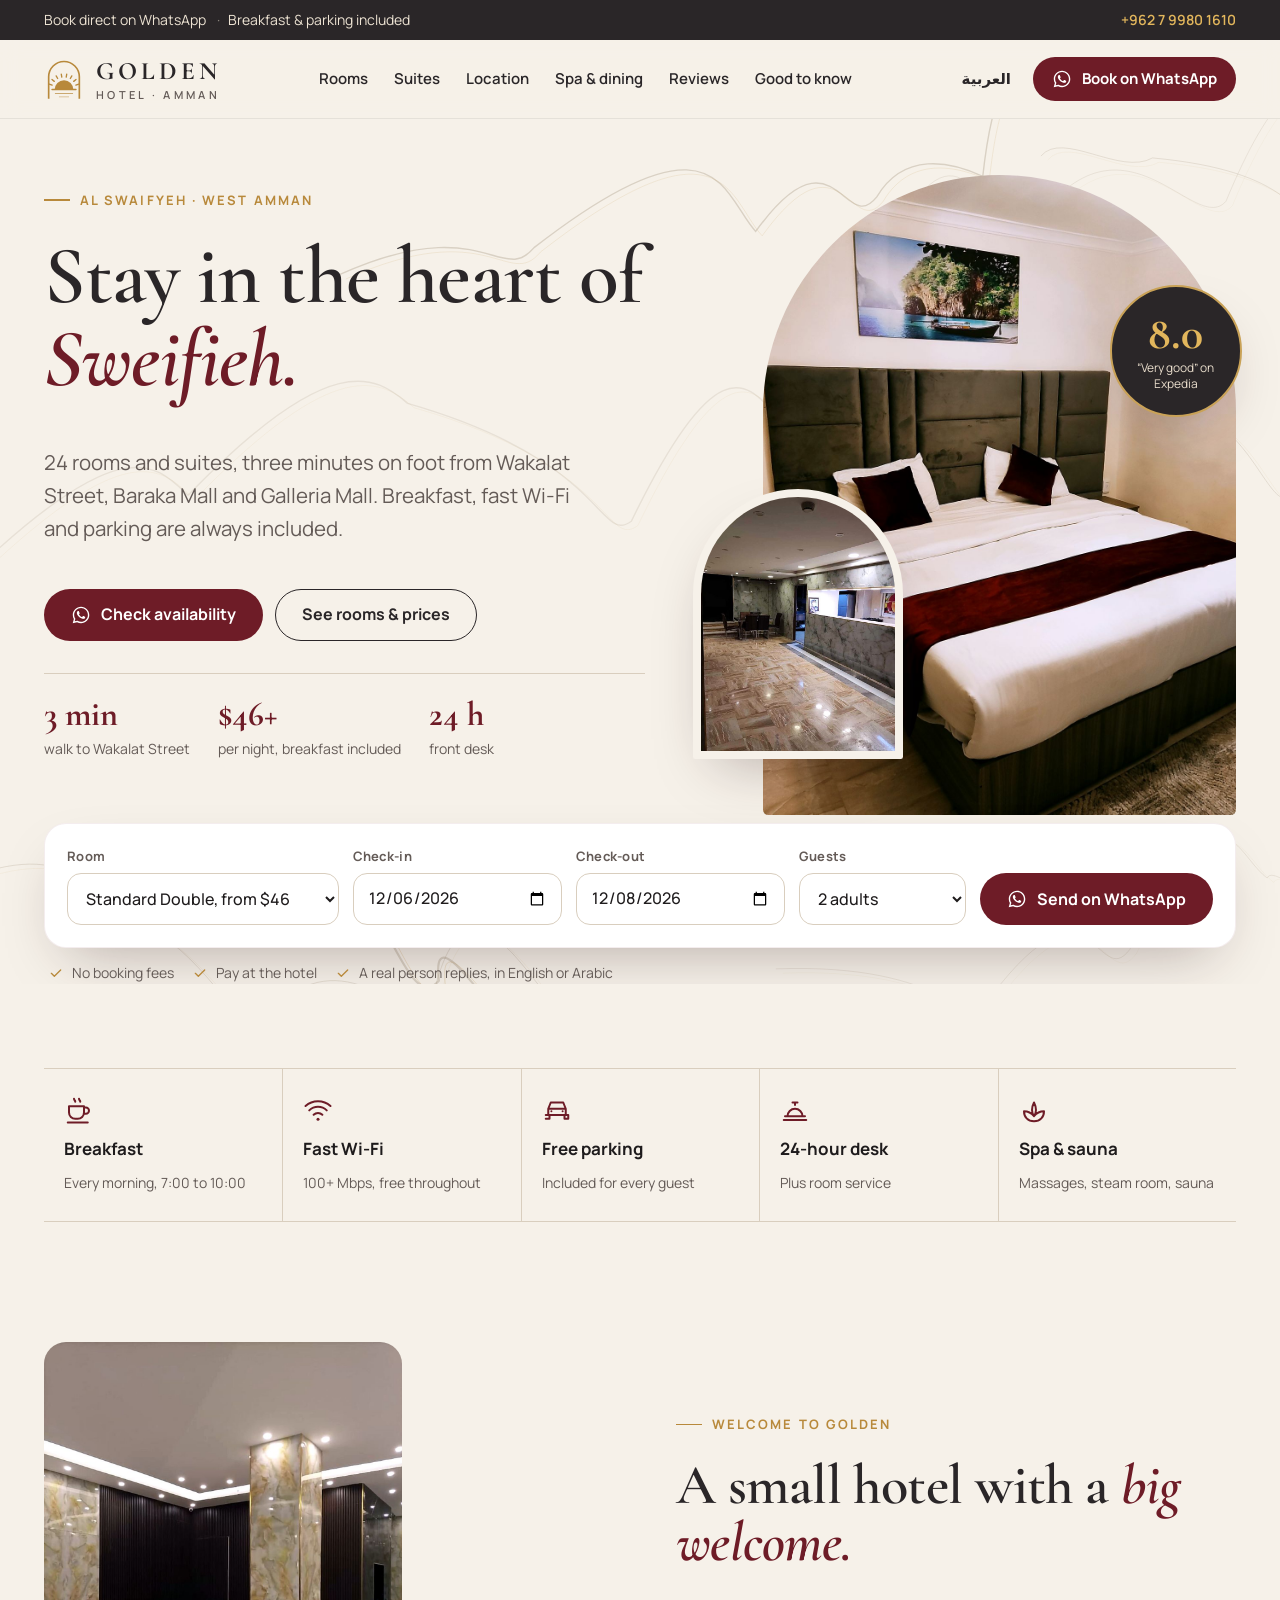
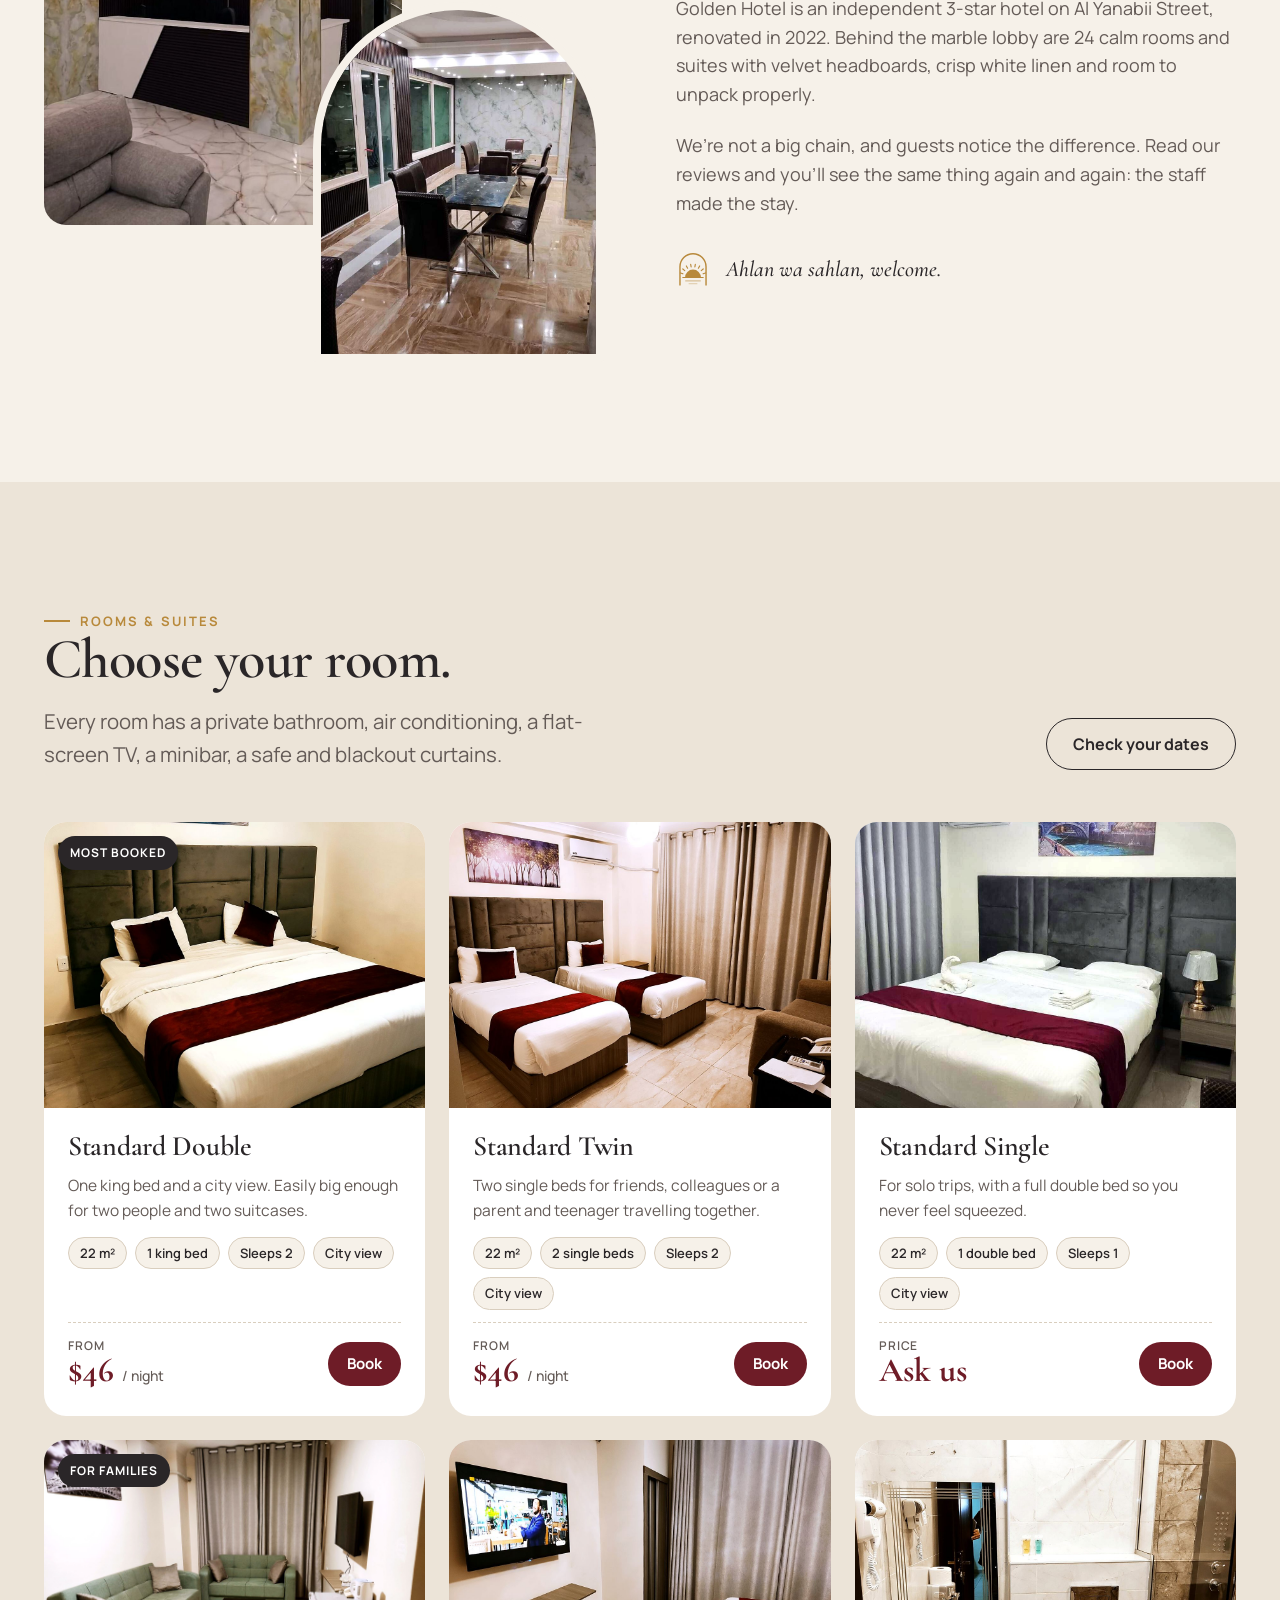
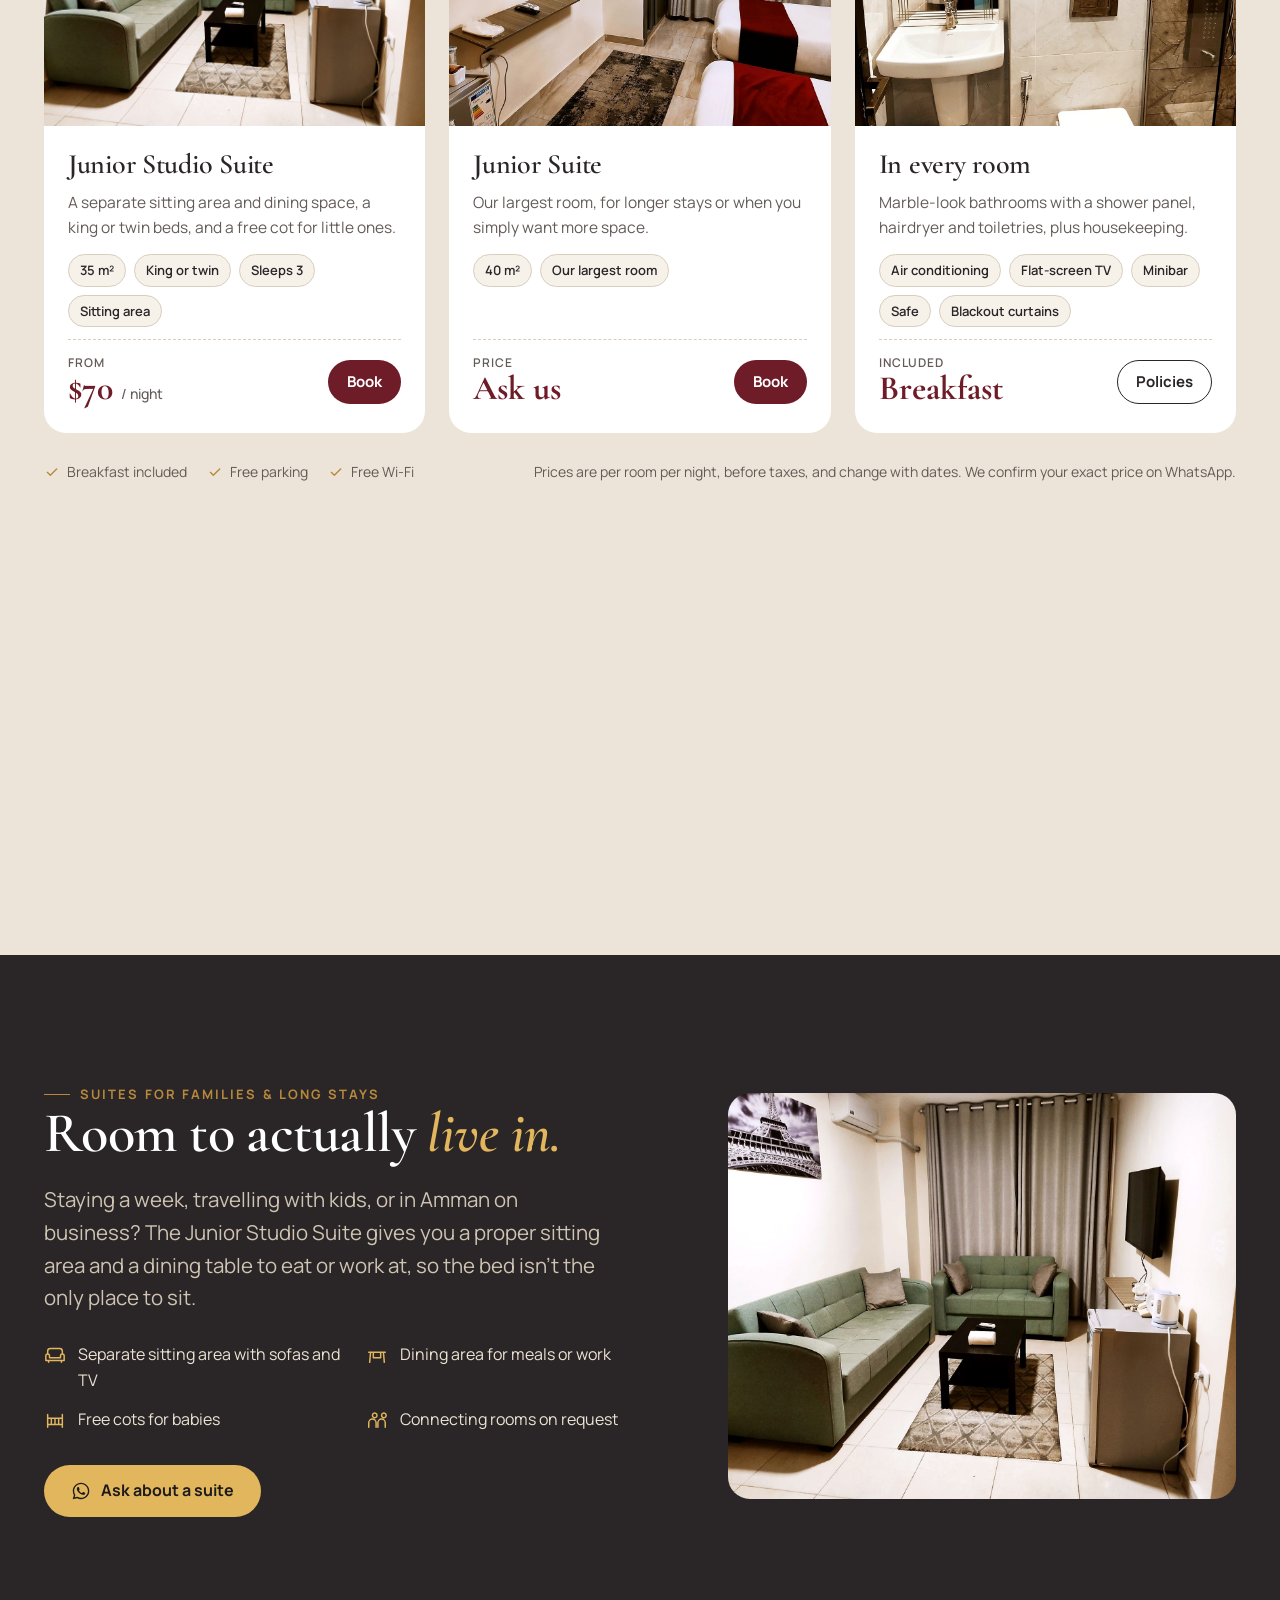
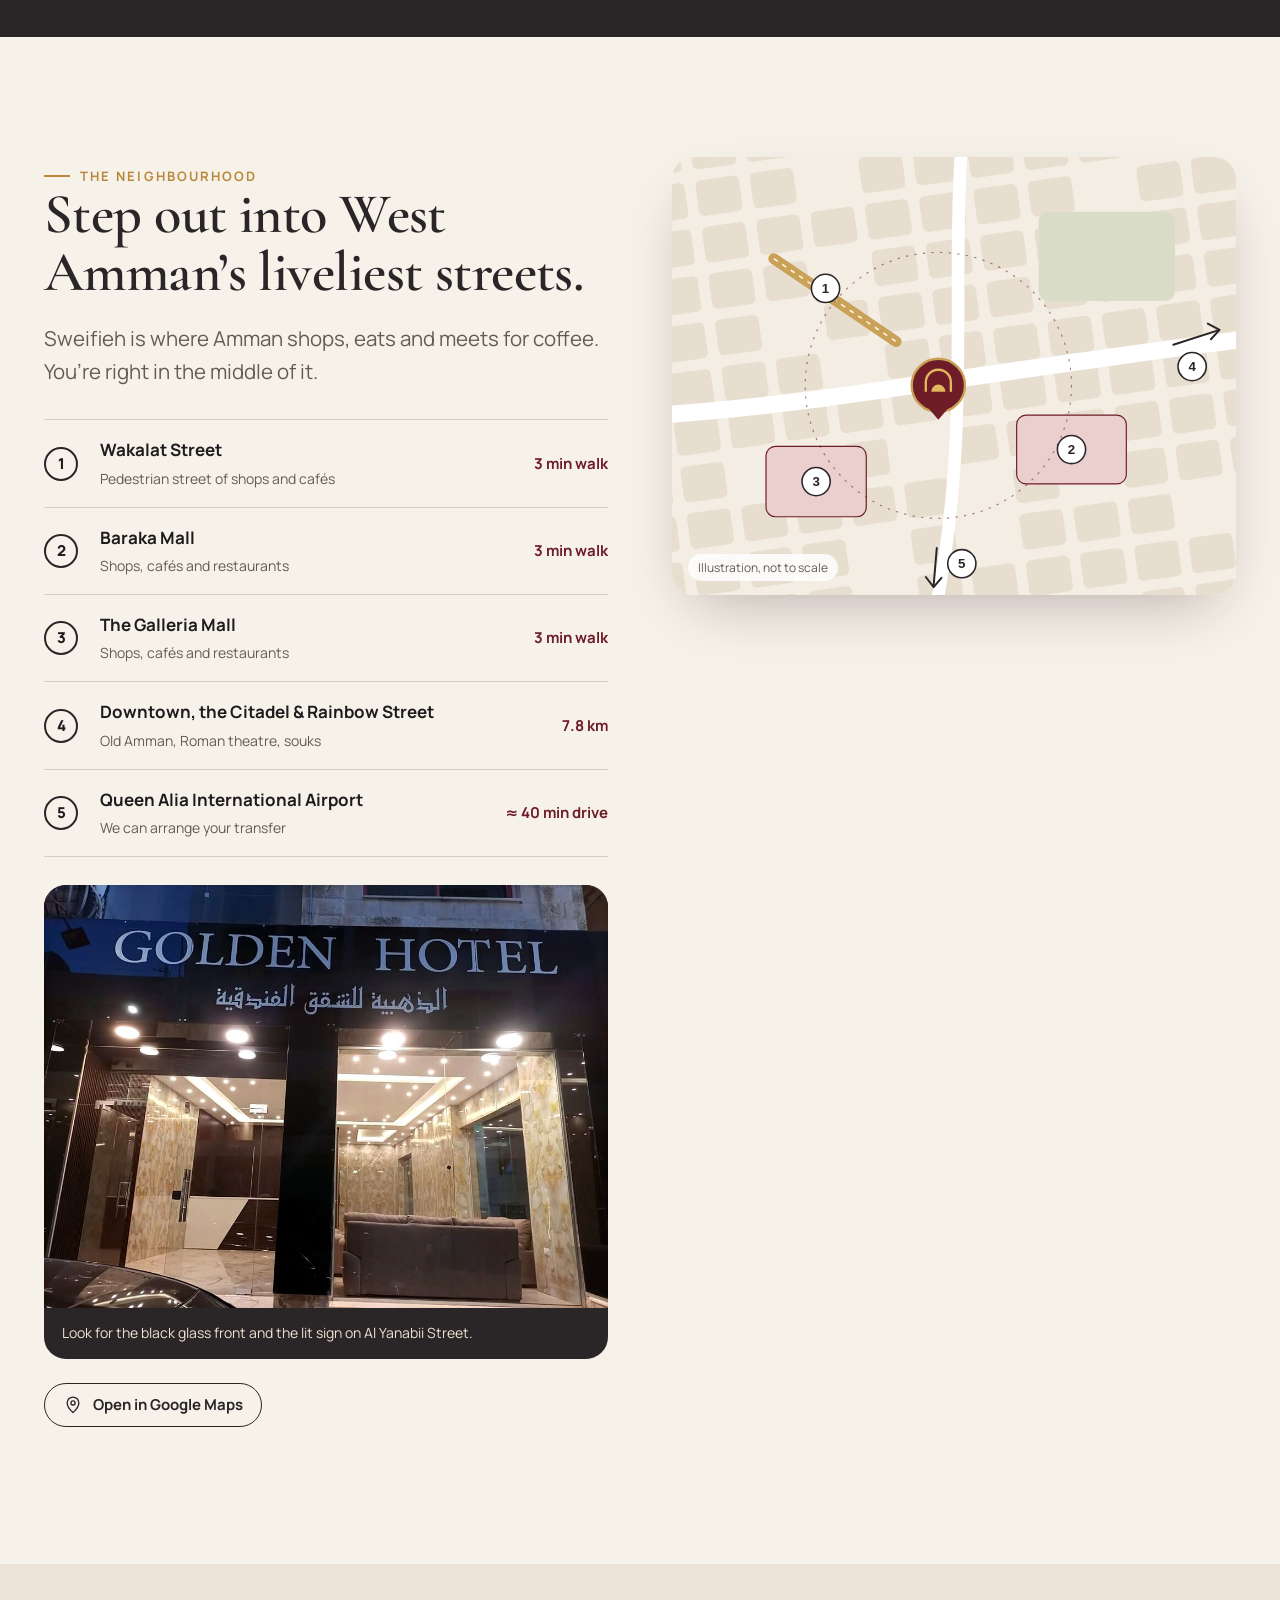
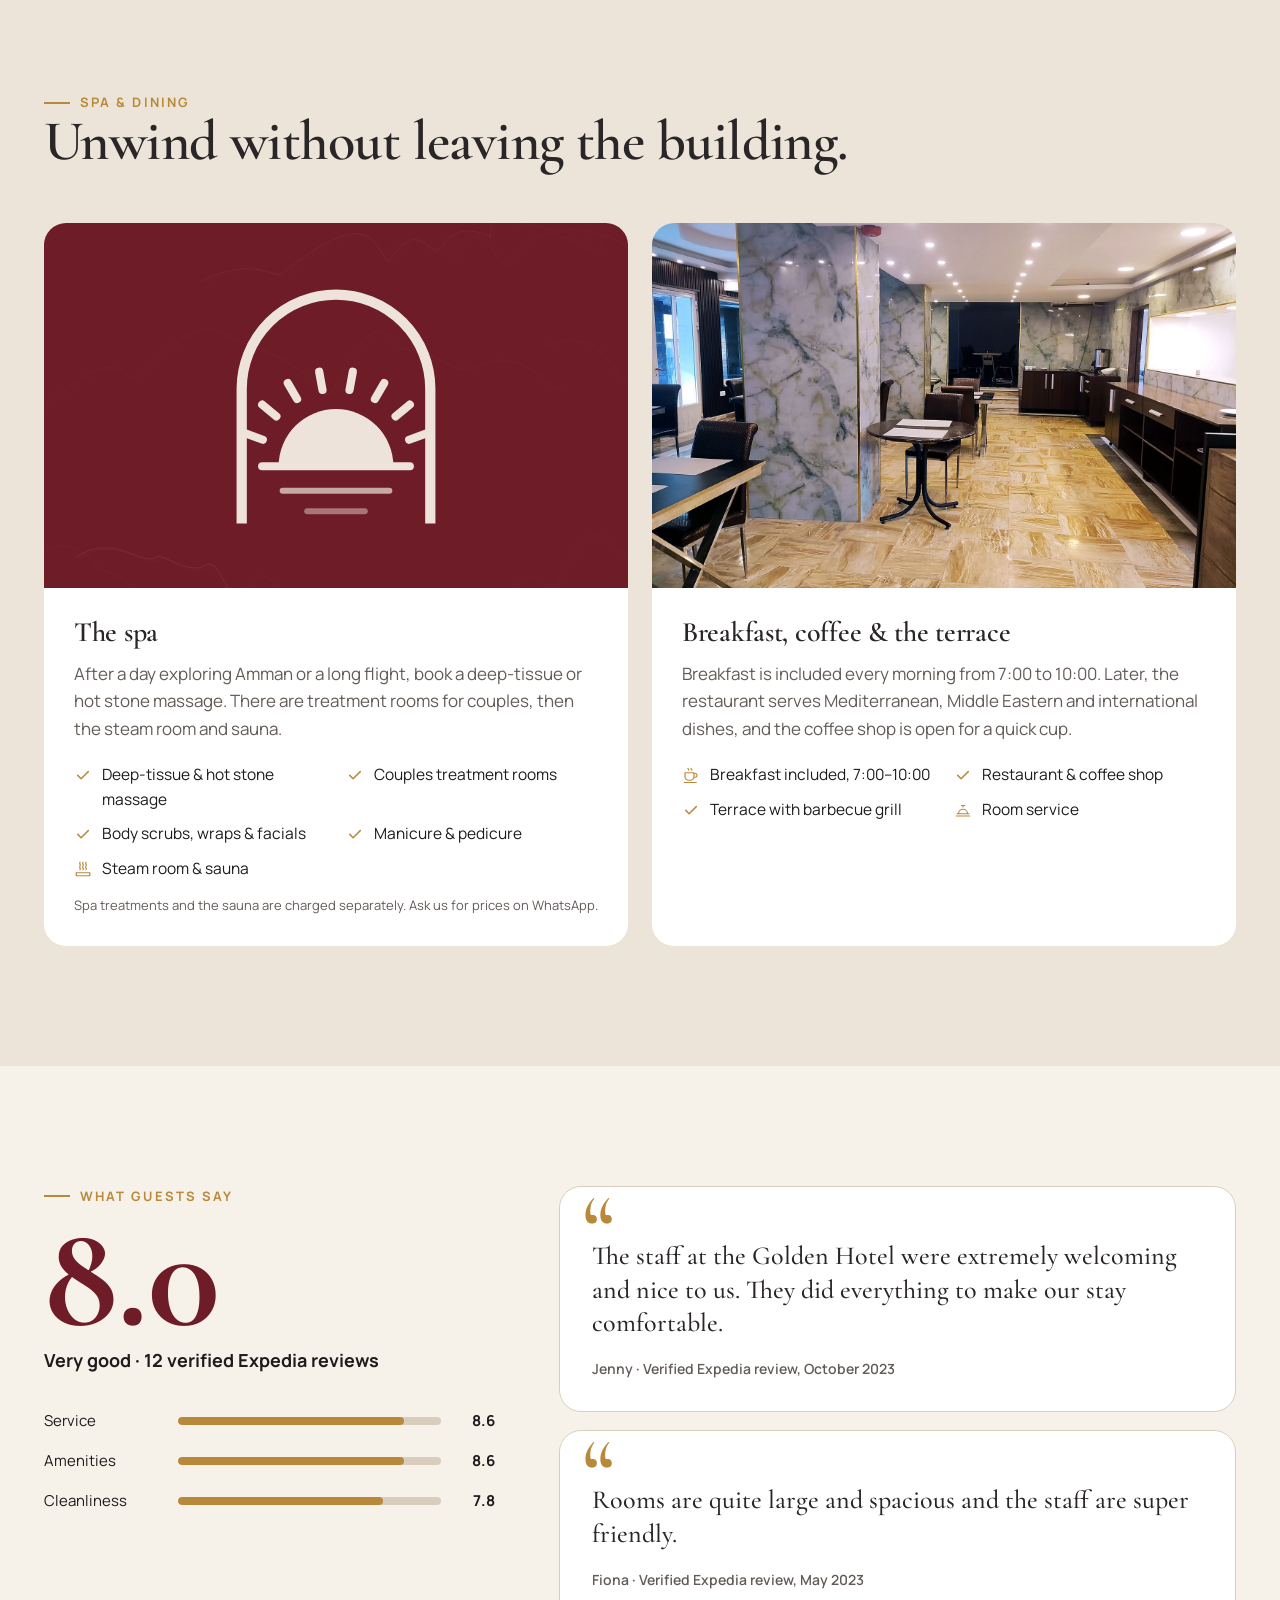
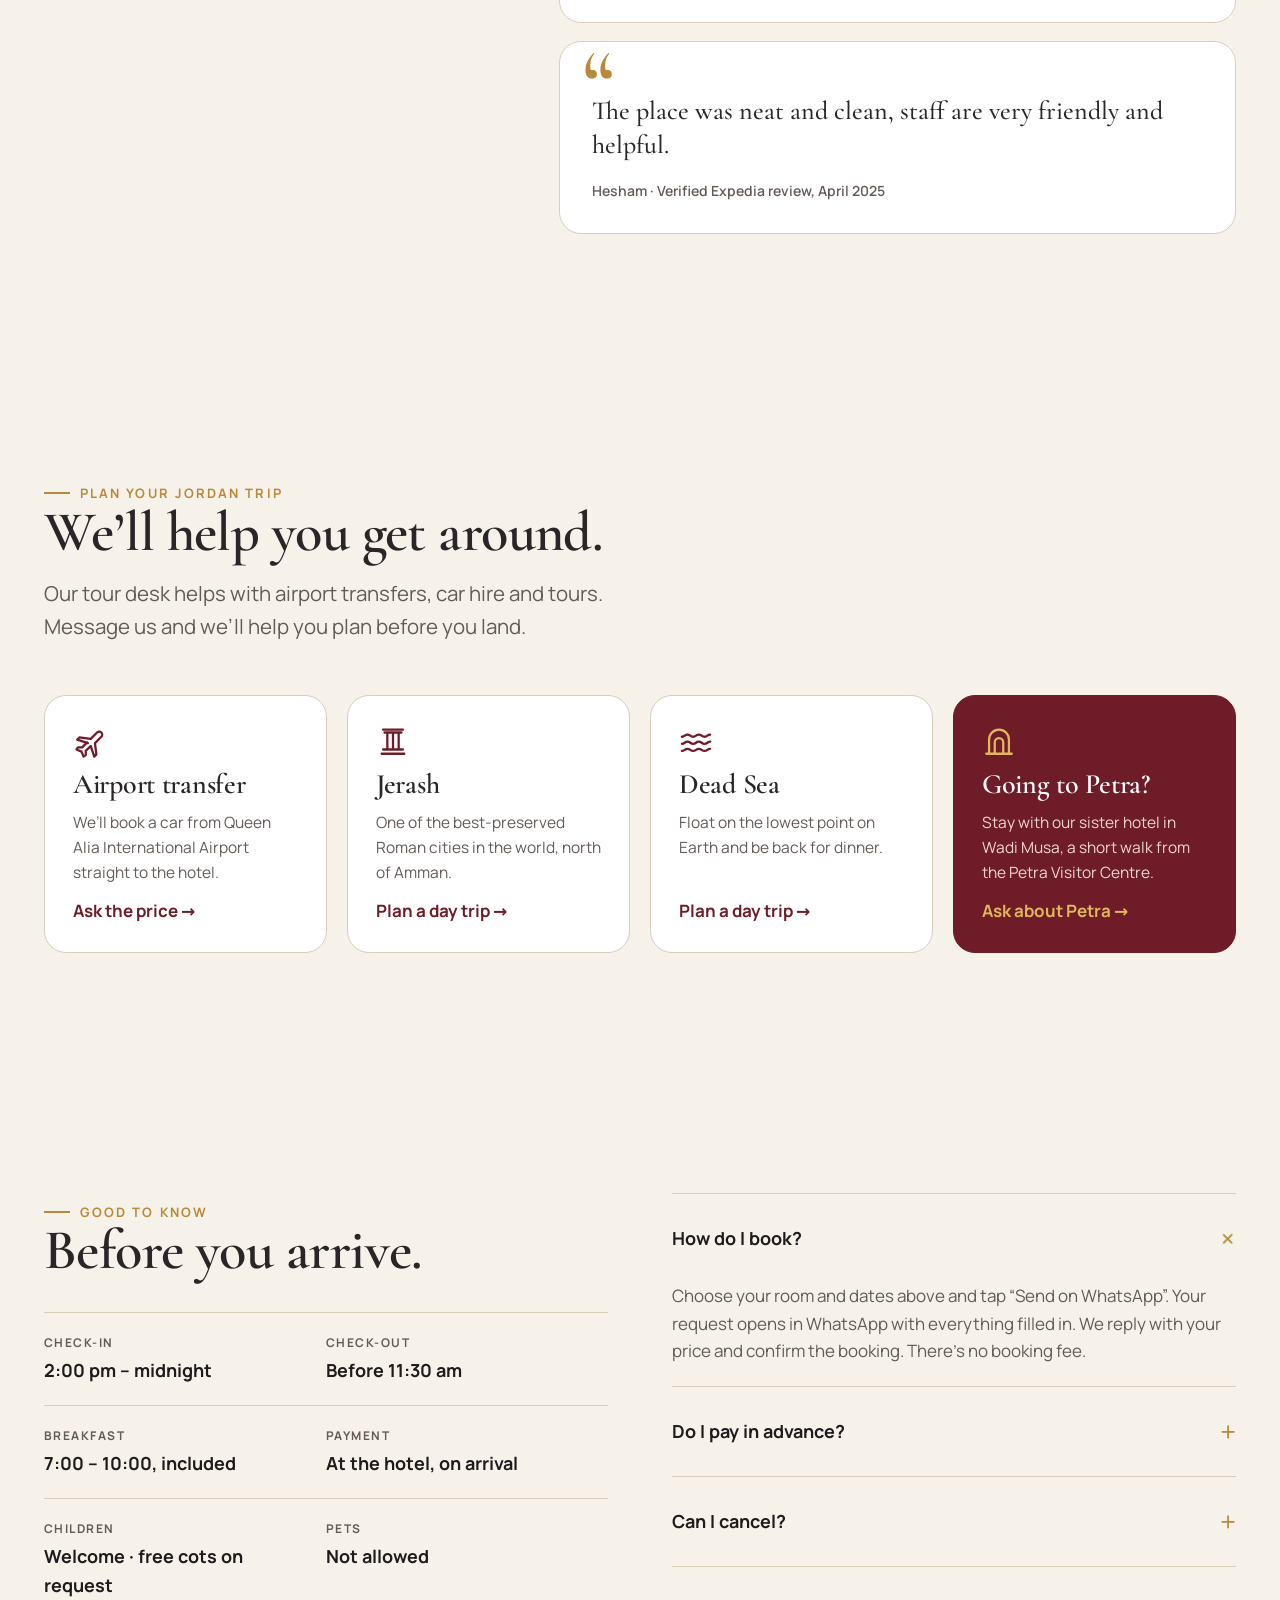
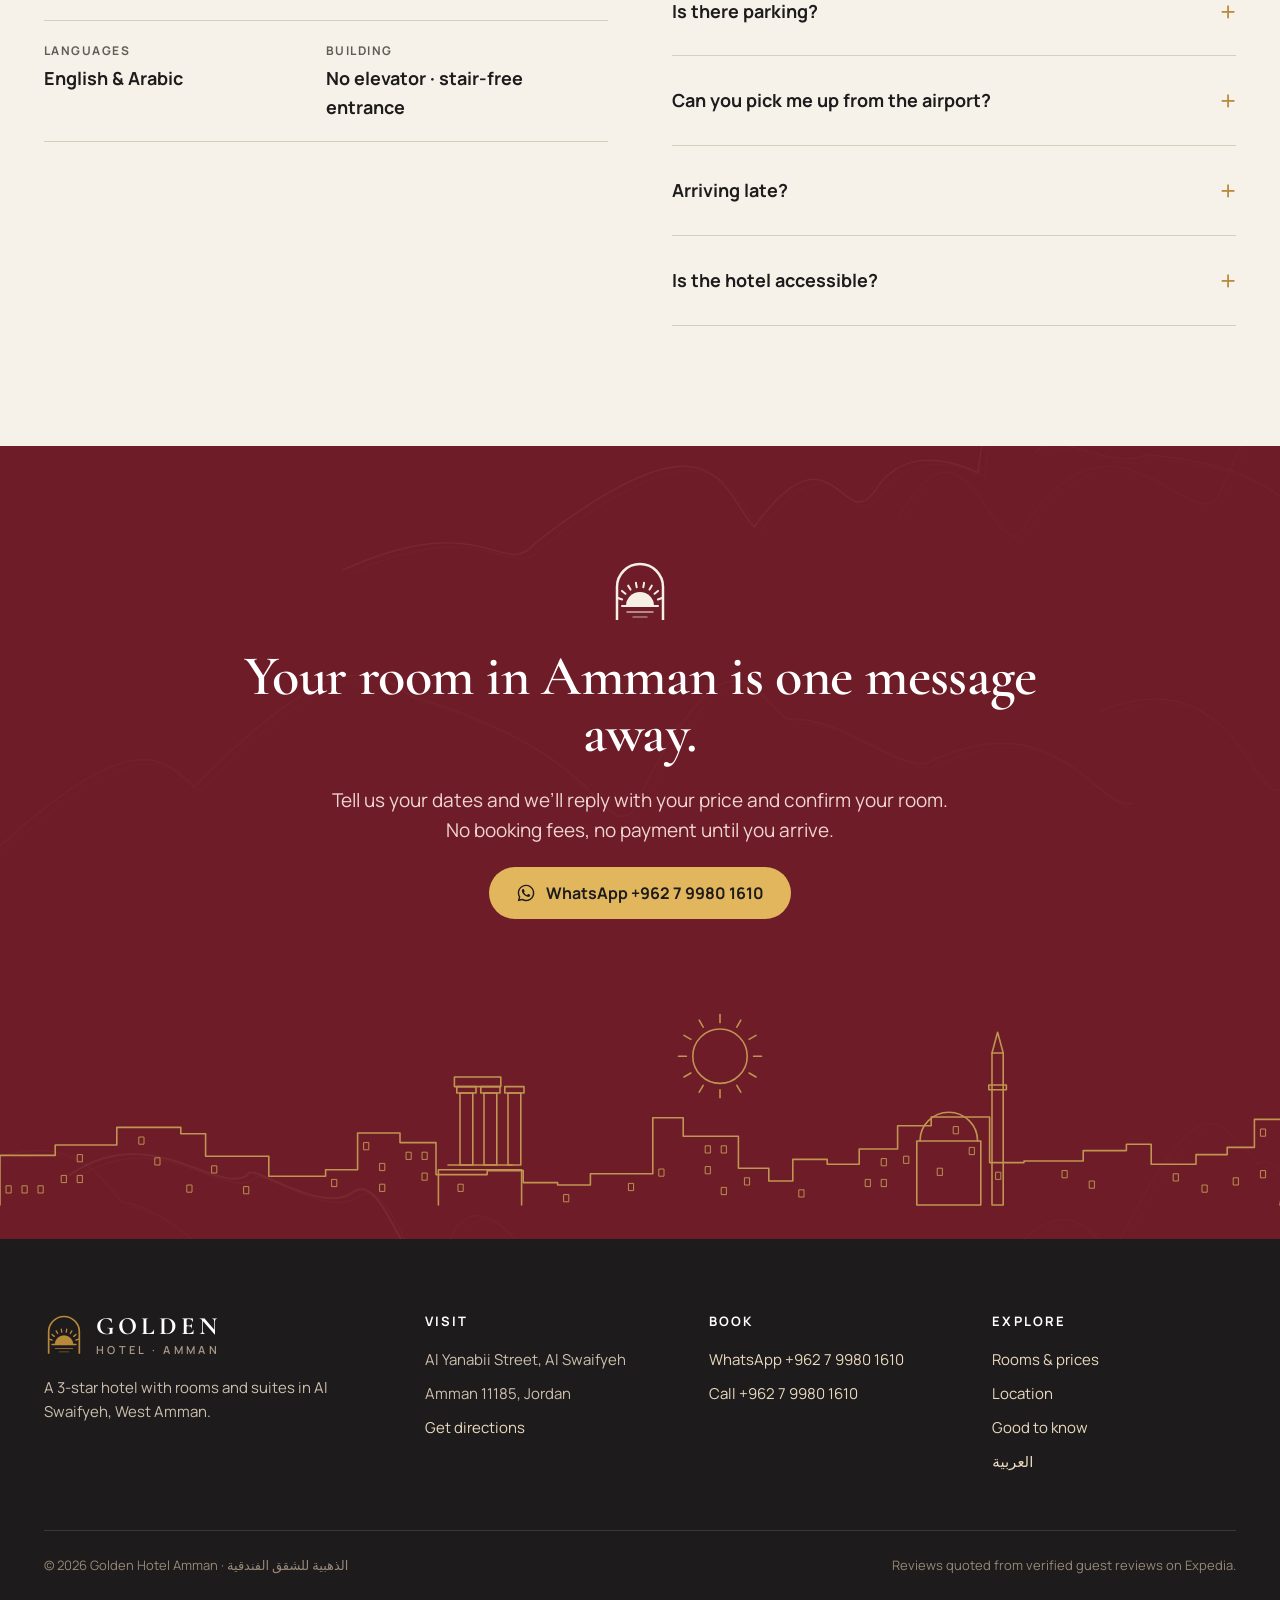
<file: index.html>
<!doctype html>
<html lang="en" dir="ltr">
<head>
<meta charset="utf-8">
<meta name="viewport" content="width=device-width, initial-scale=1">
<title>Golden Hotel Amman | Rooms &amp; Suites in Sweifieh, West Amman</title>
<meta name="description" content="Golden Hotel is a 3-star hotel in Al Swaifyeh, West Amman, a 3-minute walk from Wakalat Street, Baraka Mall and Galleria Mall. Breakfast, Wi-Fi and parking included. Book direct on WhatsApp.">
<link rel="canonical" href="https://www.goldenhotelamman.com/">
<link rel="alternate" hreflang="en" href="https://www.goldenhotelamman.com/">
<link rel="alternate" hreflang="ar" href="https://www.goldenhotelamman.com/ar/">
<meta name="theme-color" content="#6E1C27">
<link rel="icon" href="assets/img/favicon.svg" type="image/svg+xml">
<link rel="apple-touch-icon" href="assets/img/apple-touch-icon.png">
<meta property="og:type" content="website">
<meta property="og:title" content="Golden Hotel Amman">
<meta property="og:description" content="Rooms and suites in Sweifieh, West Amman. Breakfast, Wi-Fi and parking included. Book direct on WhatsApp.">
<meta property="og:image" content="https://www.goldenhotelamman.com/assets/img/og-image.jpg">
<meta property="og:url" content="https://www.goldenhotelamman.com/">
<meta name="twitter:card" content="summary_large_image">
<link rel="stylesheet" href="assets/css/fonts.css">
<link rel="stylesheet" href="assets/css/style.css">
<script type="application/ld+json">
{
  "@context": "https://schema.org",
  "@type": "Hotel",
  "name": "Golden Hotel",
  "alternateName": "الذهبية للشقق الفندقية",
  "description": "3-star hotel with rooms and suites in Al Swaifyeh, West Amman, a 3-minute walk from Wakalat Street, Baraka Mall and Galleria Mall.",
  "url": "https://www.goldenhotelamman.com/",
  "telephone": "+962799801610",
  "image": "https://www.goldenhotelamman.com/assets/img/og-image.jpg",
  "starRating": {"@type": "Rating", "ratingValue": "3"},
  "priceRange": "$46–$70",
  "checkinTime": "14:00",
  "checkoutTime": "11:30",
  "petsAllowed": false,
  "numberOfRooms": 24,
  "availableLanguage": ["English", "Arabic"],
  "address": {
    "@type": "PostalAddress",
    "streetAddress": "Al Yanabii Street, Al Swaifyeh",
    "addressLocality": "Amman",
    "postalCode": "11185",
    "addressCountry": "JO"
  },
  "amenityFeature": [
    {"@type": "LocationFeatureSpecification", "name": "Free breakfast", "value": true},
    {"@type": "LocationFeatureSpecification", "name": "Free Wi-Fi", "value": true},
    {"@type": "LocationFeatureSpecification", "name": "Free parking", "value": true},
    {"@type": "LocationFeatureSpecification", "name": "Spa", "value": true},
    {"@type": "LocationFeatureSpecification", "name": "Sauna", "value": true},
    {"@type": "LocationFeatureSpecification", "name": "Restaurant", "value": true},
    {"@type": "LocationFeatureSpecification", "name": "24-hour front desk", "value": true}
  ]
}
</script>
</head>
<body>
<a class="skip" href="#main">Skip to content</a>

<svg width="0" height="0" style="position:absolute" aria-hidden="true">
  <symbol id="i-wa" viewBox="0 0 24 24"><path fill="currentColor" d="M12.04 2C6.58 2 2.13 6.45 2.13 11.91c0 1.75.46 3.45 1.32 4.95L2.05 22l5.25-1.38a9.86 9.86 0 0 0 4.74 1.21c5.46 0 9.91-4.45 9.91-9.91C21.95 6.45 17.5 2 12.04 2zm0 18.15a8.2 8.2 0 0 1-4.19-1.15l-.3-.18-3.12.82.83-3.04-.2-.31a8.23 8.23 0 0 1-1.26-4.38c0-4.54 3.7-8.24 8.24-8.24 4.54 0 8.24 3.7 8.24 8.24 0 4.54-3.7 8.24-8.24 8.24zm4.52-6.16c-.25-.12-1.47-.72-1.69-.81-.23-.08-.39-.12-.56.12-.17.25-.64.81-.78.97-.14.17-.29.19-.54.06-.25-.12-1.05-.39-1.99-1.23-.74-.66-1.23-1.47-1.38-1.72-.14-.25-.02-.38.11-.51.11-.11.25-.29.37-.43.12-.14.17-.25.25-.41.08-.17.04-.31-.02-.43-.06-.12-.56-1.34-.76-1.84-.2-.48-.41-.42-.56-.43h-.48c-.17 0-.43.06-.66.31-.23.25-.86.85-.86 2.07 0 1.22.89 2.4 1.01 2.56.12.17 1.75 2.67 4.23 3.74.59.26 1.05.41 1.41.52.59.19 1.13.16 1.56.1.48-.07 1.47-.6 1.67-1.18.21-.58.21-1.07.14-1.18-.06-.1-.22-.16-.47-.28z"/></symbol>
  <symbol id="i-cup" viewBox="0 0 24 24"><path fill="none" stroke="currentColor" stroke-width="1.6" stroke-linecap="round" stroke-linejoin="round" d="M4 9h12v5a5 5 0 0 1-5 5H9a5 5 0 0 1-5-5V9zm12 1h1.5a2.5 2.5 0 0 1 0 5H16M8 3c0 1.2 1 1.2 1 2.4M12 3c0 1.2 1 1.2 1 2.4M3 22h16"/></symbol>
  <symbol id="i-wifi" viewBox="0 0 24 24"><path fill="none" stroke="currentColor" stroke-width="1.6" stroke-linecap="round" d="M2 8.8a15 15 0 0 1 20 0M5 12.3a10 10 0 0 1 14 0M8.5 15.8a5 5 0 0 1 7 0"/><circle cx="12" cy="19.3" r="1.2" fill="currentColor"/></symbol>
  <symbol id="i-car" viewBox="0 0 24 24"><path fill="none" stroke="currentColor" stroke-width="1.6" stroke-linecap="round" stroke-linejoin="round" d="M5 16V11l2-5h10l2 5v5M3 16h18v3h-3v-3M6 16v3H3M7.5 13h.01M16.5 13h.01M5 11h14"/></symbol>
  <symbol id="i-bell" viewBox="0 0 24 24"><path fill="none" stroke="currentColor" stroke-width="1.6" stroke-linecap="round" stroke-linejoin="round" d="M4 17h16M6 17a6 6 0 0 1 12 0M12 8V6M10 6h4M3 20h18"/></symbol>
  <symbol id="i-spa" viewBox="0 0 24 24"><path fill="none" stroke="currentColor" stroke-width="1.6" stroke-linecap="round" stroke-linejoin="round" d="M12 21c-5 0-8-3.5-8-8 3.5 0 6 1.5 8 4 2-2.5 4.5-4 8-4 0 4.5-3 8-8 8zM12 17c-2-3-2-7 0-11 2 4 2 8 0 11z"/></symbol>
  <symbol id="i-check" viewBox="0 0 24 24"><path fill="none" stroke="currentColor" stroke-width="2" stroke-linecap="round" stroke-linejoin="round" d="M5 12.5l4.5 4.5L19 7.5"/></symbol>
  <symbol id="i-plane" viewBox="0 0 24 24"><path fill="none" stroke="currentColor" stroke-width="1.6" stroke-linecap="round" stroke-linejoin="round" d="M10.5 13.5L3 11l1.5-1.5 8 1L17 6a2 2 0 0 1 3 3l-4.5 4.5 1 8L15 23l-2.5-7.5L9 19v3l-1.5 1L6 19.5 2.5 18l1-1.5h3l3.5-3.5"/></symbol>
  <symbol id="i-column" viewBox="0 0 24 24"><path fill="none" stroke="currentColor" stroke-width="1.6" stroke-linecap="round" stroke-linejoin="round" d="M4 21h16M5 18h14M6 6h12M5 4h14M8 6v12M12 6v12M16 6v12"/></symbol>
  <symbol id="i-wave" viewBox="0 0 24 24"><path fill="none" stroke="currentColor" stroke-width="1.6" stroke-linecap="round" d="M2 9c2 0 2-1.5 4-1.5S8 9 10 9s2-1.5 4-1.5S16 9 18 9s2-1.5 4-1.5M2 14c2 0 2-1.5 4-1.5S8 14 10 14s2-1.5 4-1.5S16 14 18 14s2-1.5 4-1.5M2 19c2 0 2-1.5 4-1.5S8 19 10 19s2-1.5 4-1.5S16 19 18 19s2-1.5 4-1.5"/></symbol>
  <symbol id="i-arch" viewBox="0 0 24 24"><path fill="none" stroke="currentColor" stroke-width="1.6" stroke-linecap="round" stroke-linejoin="round" d="M3 21h18M5 21V11a7 7 0 0 1 14 0v10M9 21v-8a3 3 0 0 1 6 0v8"/></symbol>
  <symbol id="i-pin" viewBox="0 0 24 24"><path fill="none" stroke="currentColor" stroke-width="1.6" stroke-linecap="round" stroke-linejoin="round" d="M12 21s-7-6.2-7-11.5a7 7 0 0 1 14 0C19 14.8 12 21 12 21z"/><circle cx="12" cy="9.5" r="2.5" fill="none" stroke="currentColor" stroke-width="1.6"/></symbol>
  <symbol id="i-menu" viewBox="0 0 24 24"><path fill="none" stroke="currentColor" stroke-width="1.8" stroke-linecap="round" d="M4 8h16M4 16h16"/></symbol>
  <symbol id="i-family" viewBox="0 0 24 24"><path fill="none" stroke="currentColor" stroke-width="1.6" stroke-linecap="round" stroke-linejoin="round" d="M7 7a2.5 2.5 0 1 0 0-.01M17 7a2.5 2.5 0 1 0 0-.01M3 20v-5a4 4 0 0 1 8 0v5M13 20v-5a4 4 0 0 1 8 0v5"/></symbol>
  <symbol id="i-sofa" viewBox="0 0 24 24"><path fill="none" stroke="currentColor" stroke-width="1.6" stroke-linecap="round" stroke-linejoin="round" d="M4 11V8a3 3 0 0 1 3-3h10a3 3 0 0 1 3 3v3M2 13a2 2 0 0 1 4 0v2h12v-2a2 2 0 0 1 4 0v5H2v-5zM5 18v2M19 18v2"/></symbol>
  <symbol id="i-table" viewBox="0 0 24 24"><path fill="none" stroke="currentColor" stroke-width="1.6" stroke-linecap="round" stroke-linejoin="round" d="M3 9h18M5 9l-1 11M19 9l1 11M8 9v6h8V9"/></symbol>
  <symbol id="i-crib" viewBox="0 0 24 24"><path fill="none" stroke="currentColor" stroke-width="1.6" stroke-linecap="round" stroke-linejoin="round" d="M4 6v14M20 6v14M4 10h16M4 17h16M8 10v7M12 10v7M16 10v7"/></symbol>
  <symbol id="i-steam" viewBox="0 0 24 24"><path fill="none" stroke="currentColor" stroke-width="1.6" stroke-linecap="round" d="M8 3c-1.5 2 1.5 3 0 5s1.5 3 0 5M12 3c-1.5 2 1.5 3 0 5s1.5 3 0 5M16 3c-1.5 2 1.5 3 0 5s1.5 3 0 5M3 17h18v4H3z"/></symbol>
</svg>

<div class="topbar">
  <div class="container">
    <span>Book direct on WhatsApp <span class="dot">·</span><span class="hide-sm">Breakfast &amp; parking included</span></span>
    <a href="https://wa.me/962799801610" data-wa>+962 7 9980 1610</a>
  </div>
</div>

<header class="header">
  <div class="container">
    <a class="brand" href="#top" aria-label="Golden Hotel Amman, home">
      <img src="assets/img/mark-gold.svg" alt="" width="40" height="47">
      <span class="brand-text"><span class="brand-name">Golden</span><span class="brand-sub">Hotel · Amman</span></span>
    </a>
    <nav class="nav" id="nav" aria-label="Main">
      <a href="#rooms">Rooms</a>
      <a href="#suites">Suites</a>
      <a href="#location">Location</a>
      <a href="#unwind">Spa &amp; dining</a>
      <a href="#reviews">Reviews</a>
      <a href="#know">Good to know</a>
    </nav>
    <div class="header-actions">
      <a class="lang" href="ar/" hreflang="ar" lang="ar">العربية</a>
      <a class="btn btn-primary btn-sm" href="https://wa.me/962799801610" data-wa><svg aria-hidden="true"><use href="#i-wa"/></svg><span class="btn-wa-text">Book on WhatsApp</span><span class="sr-only">Book on WhatsApp</span></a>
      <button class="menu-btn" type="button" aria-label="Open menu" aria-expanded="false" aria-controls="nav"><svg aria-hidden="true"><use href="#i-menu"/></svg></button>
    </div>
  </div>
</header>

<main id="main">
<section class="hero" id="top">
  <div class="container hero-grid">
    <div class="hero-copy reveal">
      <span class="eyebrow">Al Swaifyeh · West Amman</span>
      <h1>Stay in the heart of <em class="gold">Sweifieh.</em></h1>
      <p class="lead">24 rooms and suites, three minutes on foot from Wakalat Street, Baraka Mall and Galleria Mall. Breakfast, fast Wi-Fi and parking are always included.</p>
      <div class="hero-ctas">
        <a class="btn btn-primary" href="#book"><svg aria-hidden="true"><use href="#i-wa"/></svg>Check availability</a>
        <a class="btn btn-ghost" href="#rooms">See rooms &amp; prices</a>
      </div>
      <div class="hero-facts">
        <div><strong>3 min</strong><span>walk to Wakalat Street</span></div>
        <div><strong>$46+</strong><span>per night, breakfast included</span></div>
        <div><strong>24 h</strong><span>front desk</span></div>
      </div>
    </div>
    <div class="hero-media reveal">
      <div class="arch hero-main"><img src="assets/img/photos/hero-room.jpg" alt="Standard Double room with a grey velvet headboard and burgundy bed runner" width="1200" height="1500" fetchpriority="high"></div>
      <div class="arch hero-small"><img src="assets/img/photos/hero-small.jpg" alt="Marble-floored lounge and dining area" width="700" height="900" loading="lazy"></div>
      <div class="badge-score"><strong>8.0</strong><span>“Very good” on Expedia</span></div>
    </div>
  </div>

  <div class="container booking" id="book">
    <form class="booking-card" id="booking-form" aria-label="Request a booking on WhatsApp">
      <label class="field field-room">Room
        <select name="room" id="f-room">
          <option value="Standard Double Room">Standard Double, from $46</option>
          <option value="Standard Twin Room">Standard Twin, from $46</option>
          <option value="Standard Single Room">Standard Single</option>
          <option value="Junior Studio Suite">Junior Studio Suite, from $70</option>
          <option value="Junior Suite">Junior Suite</option>
        </select>
      </label>
      <label class="field">Check-in
        <input type="date" name="checkin" id="f-in" required>
      </label>
      <label class="field">Check-out
        <input type="date" name="checkout" id="f-out" required>
      </label>
      <label class="field">Guests
        <select name="guests" id="f-guests">
          <option>1 adult</option>
          <option selected>2 adults</option>
          <option>2 adults + 1 child</option>
          <option>3 adults</option>
          <option>Family (tell us on WhatsApp)</option>
        </select>
      </label>
      <button class="btn btn-primary" type="submit"><svg aria-hidden="true"><use href="#i-wa"/></svg>Send on WhatsApp</button>
    </form>
    <p class="booking-note">
      <span><svg aria-hidden="true"><use href="#i-check"/></svg>No booking fees</span>
      <span><svg aria-hidden="true"><use href="#i-check"/></svg>Pay at the hotel</span>
      <span><svg aria-hidden="true"><use href="#i-check"/></svg>A real person replies, in English or Arabic</span>
    </p>
  </div>
</section>

<section class="included" aria-label="Included with every stay">
  <div class="container">
    <div class="included-grid">
      <div class="inc reveal"><svg aria-hidden="true"><use href="#i-cup"/></svg><strong>Breakfast</strong><span>Every morning, 7:00 to 10:00</span></div>
      <div class="inc reveal"><svg aria-hidden="true"><use href="#i-wifi"/></svg><strong>Fast Wi-Fi</strong><span>100+ Mbps, free throughout</span></div>
      <div class="inc reveal"><svg aria-hidden="true"><use href="#i-car"/></svg><strong>Free parking</strong><span>Included for every guest</span></div>
      <div class="inc reveal"><svg aria-hidden="true"><use href="#i-bell"/></svg><strong>24-hour desk</strong><span>Plus room service</span></div>
      <div class="inc reveal"><svg aria-hidden="true"><use href="#i-spa"/></svg><strong>Spa &amp; sauna</strong><span>Massages, steam room, sauna</span></div>
    </div>
  </div>
</section>

<section class="section story" id="about">
  <div class="container">
    <div class="story-media reveal">
      <div class="a"><img src="assets/img/photos/reception.jpg" alt="Reception desk in marble with dark wood panelling" width="1100" height="1480" loading="lazy"></div>
      <div class="b"><img src="assets/img/photos/dining.jpg" alt="Dining area with marble walls and a patterned floor" width="1000" height="1100" loading="lazy"></div>
    </div>
    <div class="story-copy reveal">
      <span class="eyebrow">Welcome to Golden</span>
      <h2>A small hotel with a <em class="gold">big welcome.</em></h2>
      <p>Golden Hotel is an independent 3-star hotel on Al Yanabii Street, renovated in 2022. Behind the marble lobby are 24 calm rooms and suites with velvet headboards, crisp white linen and room to unpack properly.</p>
      <p>We’re not a big chain, and guests notice the difference. Read our reviews and you’ll see the same thing again and again: the staff made the stay.</p>
      <div class="signature"><img src="assets/img/mark-gold.svg" alt="" width="34" height="40"><span>Ahlan wa sahlan, welcome.</span></div>
    </div>
  </div>
</section>

<section class="section rooms" id="rooms">
  <div class="container">
    <div class="section-head reveal">
      <div>
        <span class="eyebrow">Rooms &amp; suites</span>
        <h2>Choose your room.</h2>
        <p class="lead">Every room has a private bathroom, air conditioning, a flat-screen TV, a minibar, a safe and blackout curtains.</p>
      </div>
      <a class="btn btn-ghost" href="#book">Check your dates</a>
    </div>
    <div class="room-grid">
      <article class="room reveal">
        <div class="room-img"><span class="room-tag">Most booked</span><img src="assets/img/photos/room-double.jpg" alt="Standard Double room with a king bed" width="1200" height="900" loading="lazy"></div>
        <div class="room-body">
          <h3>Standard Double</h3>
          <p>One king bed and a city view. Easily big enough for two people and two suitcases.</p>
          <ul class="chips"><li>22 m²</li><li>1 king bed</li><li>Sleeps 2</li><li>City view</li></ul>
          <div class="room-foot">
            <div class="price"><small>From</small><strong>$46 <span>/ night</span></strong></div>
            <a class="btn btn-primary btn-sm" href="#book" data-room="Standard Double Room">Book</a>
          </div>
        </div>
      </article>
      <article class="room reveal">
        <div class="room-img"><img src="assets/img/photos/room-twin.jpg" alt="Standard Twin room with two single beds" width="1200" height="900" loading="lazy"></div>
        <div class="room-body">
          <h3>Standard Twin</h3>
          <p>Two single beds for friends, colleagues or a parent and teenager travelling together.</p>
          <ul class="chips"><li>22 m²</li><li>2 single beds</li><li>Sleeps 2</li><li>City view</li></ul>
          <div class="room-foot">
            <div class="price"><small>From</small><strong>$46 <span>/ night</span></strong></div>
            <a class="btn btn-primary btn-sm" href="#book" data-room="Standard Twin Room">Book</a>
          </div>
        </div>
      </article>
      <article class="room reveal">
        <div class="room-img"><img src="assets/img/photos/room-single.jpg" alt="Standard Single room with a double bed" width="1200" height="900" loading="lazy"></div>
        <div class="room-body">
          <h3>Standard Single</h3>
          <p>For solo trips, with a full double bed so you never feel squeezed.</p>
          <ul class="chips"><li>22 m²</li><li>1 double bed</li><li>Sleeps 1</li><li>City view</li></ul>
          <div class="room-foot">
            <div class="price"><small>Price</small><strong>Ask us</strong></div>
            <a class="btn btn-primary btn-sm" href="#book" data-room="Standard Single Room">Book</a>
          </div>
        </div>
      </article>
      <article class="room reveal">
        <div class="room-img"><span class="room-tag">For families</span><img src="assets/img/photos/suite-living.jpg" alt="Junior Studio Suite sitting area with green sofas" width="1600" height="1200" loading="lazy"></div>
        <div class="room-body">
          <h3>Junior Studio Suite</h3>
          <p>A separate sitting area and dining space, a king or twin beds, and a free cot for little ones.</p>
          <ul class="chips"><li>35 m²</li><li>King or twin</li><li>Sleeps 3</li><li>Sitting area</li></ul>
          <div class="room-foot">
            <div class="price"><small>From</small><strong>$70 <span>/ night</span></strong></div>
            <a class="btn btn-primary btn-sm" href="#book" data-room="Junior Studio Suite">Book</a>
          </div>
        </div>
      </article>
      <article class="room reveal">
        <div class="room-img"><img src="assets/img/photos/suite-junior.jpg" alt="Spacious room with a wall-mounted TV and twin beds" width="1200" height="900" loading="lazy"></div>
        <div class="room-body">
          <h3>Junior Suite</h3>
          <p>Our largest room, for longer stays or when you simply want more space.</p>
          <ul class="chips"><li>40 m²</li><li>Our largest room</li></ul>
          <div class="room-foot">
            <div class="price"><small>Price</small><strong>Ask us</strong></div>
            <a class="btn btn-primary btn-sm" href="#book" data-room="Junior Suite">Book</a>
          </div>
        </div>
      </article>
      <article class="room reveal">
        <div class="room-img"><img src="assets/img/photos/bathroom.jpg" alt="Bathroom with marble-look tiles and a rain shower panel" width="1200" height="900" loading="lazy"></div>
        <div class="room-body">
          <h3>In every room</h3>
          <p>Marble-look bathrooms with a shower panel, hairdryer and toiletries, plus housekeeping.</p>
          <ul class="chips"><li>Air conditioning</li><li>Flat-screen TV</li><li>Minibar</li><li>Safe</li><li>Blackout curtains</li></ul>
          <div class="room-foot">
            <div class="price"><small>Included</small><strong>Breakfast</strong></div>
            <a class="btn btn-ghost btn-sm" href="#know">Policies</a>
          </div>
        </div>
      </article>
    </div>
    <div class="rooms-foot">
      <div class="every-room">
        <span><svg aria-hidden="true"><use href="#i-check"/></svg>Breakfast included</span>
        <span><svg aria-hidden="true"><use href="#i-check"/></svg>Free parking</span>
        <span><svg aria-hidden="true"><use href="#i-check"/></svg>Free Wi-Fi</span>
      </div>
      <span>Prices are per room per night, before taxes, and change with dates. We confirm your exact price on WhatsApp.</span>
    </div>
  </div>
</section>

<section class="gallery" aria-label="Take a look inside">
  <div class="container">
    <div class="gallery-grid">
      <figure class="g-wide reveal"><img src="assets/img/photos/gallery-1.jpg" alt="Standard Double room, wide view" width="1600" height="720" loading="lazy"></figure>
      <figure class="reveal"><img src="assets/img/photos/gallery-2.jpg" alt="Twin room with marble-look floor" width="1000" height="1000" loading="lazy"></figure>
      <figure class="reveal"><img src="assets/img/photos/gallery-3.jpg" alt="Glass shower with marble-look tiles" width="1000" height="1000" loading="lazy"></figure>
    </div>
  </div>
</section>

<section class="section suite" id="suites">
  <div class="container">
    <div class="reveal">
      <span class="eyebrow">Suites for families &amp; long stays</span>
      <h2>Room to actually <em class="gold" style="color:var(--gold-soft)">live in.</em></h2>
      <p class="lead">Staying a week, travelling with kids, or in Amman on business? The Junior Studio Suite gives you a proper sitting area and a dining table to eat or work at, so the bed isn’t the only place to sit.</p>
      <ul class="suite-list">
        <li><svg aria-hidden="true"><use href="#i-sofa"/></svg>Separate sitting area with sofas and TV</li>
        <li><svg aria-hidden="true"><use href="#i-table"/></svg>Dining area for meals or work</li>
        <li><svg aria-hidden="true"><use href="#i-crib"/></svg>Free cots for babies</li>
        <li><svg aria-hidden="true"><use href="#i-family"/></svg>Connecting rooms on request</li>
      </ul>
      <a class="btn btn-gold" href="#book" data-room="Junior Studio Suite"><svg aria-hidden="true"><use href="#i-wa"/></svg>Ask about a suite</a>
    </div>
    <div class="suite-media reveal"><img src="assets/img/photos/suite-living.jpg" alt="Suite sitting area with sofas, coffee table and television" width="1600" height="1200" loading="lazy"></div>
  </div>
</section>

<section class="section location" id="location">
  <div class="container">
    <div class="reveal">
      <span class="eyebrow">The neighbourhood</span>
      <h2>Step out into West Amman’s liveliest streets.</h2>
      <p class="lead">Sweifieh is where Amman shops, eats and meets for coffee. You’re right in the middle of it.</p>
      <ol class="places">
        <li><span class="num">1</span><div><strong>Wakalat Street</strong><span class="d">Pedestrian street of shops and cafés</span></div><span class="t">3 min walk</span></li>
        <li><span class="num">2</span><div><strong>Baraka Mall</strong><span class="d">Shops, cafés and restaurants</span></div><span class="t">3 min walk</span></li>
        <li><span class="num">3</span><div><strong>The Galleria Mall</strong><span class="d">Shops, cafés and restaurants</span></div><span class="t">3 min walk</span></li>
        <li><span class="num">4</span><div><strong>Downtown, the Citadel &amp; Rainbow Street</strong><span class="d">Old Amman, Roman theatre, souks</span></div><span class="t">7.8 km</span></li>
        <li><span class="num">5</span><div><strong>Queen Alia International Airport</strong><span class="d">We can arrange your transfer</span></div><span class="t">≈ 40 min drive</span></li>
      </ol>
      <figure class="find-us"><img src="assets/img/photos/exterior.jpg" alt="Golden Hotel entrance at night with its name lit in English and Arabic" width="1024" height="768" loading="lazy"><figcaption>Look for the black glass front and the lit sign on Al Yanabii Street.</figcaption></figure>
      <p style="margin-top:24px"><a class="btn btn-ghost btn-sm" href="https://www.google.com/maps/search/?api=1&amp;query=Golden+Hotel+Al+Yanabii+Street+Al+Swaifyeh+Amman" target="_blank" rel="noopener"><svg aria-hidden="true"><use href="#i-pin"/></svg>Open in Google Maps</a></p>
    </div>
    <figure class="map-card reveal" style="margin:0">
      <img src="assets/img/map.svg" alt="Illustrated map: Golden Hotel at the centre, Wakalat Street, Baraka Mall and Galleria Mall within a 3-minute walk" width="720" height="560" loading="lazy">
      <figcaption>Illustration, not to scale</figcaption>
    </figure>
  </div>
</section>

<section class="section unwind" id="unwind">
  <div class="container">
    <div class="section-head reveal">
      <div>
        <span class="eyebrow">Spa &amp; dining</span>
        <h2>Unwind without leaving the building.</h2>
      </div>
    </div>
    <div class="unwind-grid">
      <article class="panel reveal">
        <div class="panel-media panel-art"><img src="assets/img/mark-cream.svg" alt="" width="200" height="233"></div>
        <div class="panel-body">
          <h3>The spa</h3>
          <p>After a day exploring Amman or a long flight, book a deep-tissue or hot stone massage. There are treatment rooms for couples, then the steam room and sauna.</p>
          <ul class="ticks">
            <li><svg aria-hidden="true"><use href="#i-check"/></svg>Deep-tissue &amp; hot stone massage</li>
            <li><svg aria-hidden="true"><use href="#i-check"/></svg>Couples treatment rooms</li>
            <li><svg aria-hidden="true"><use href="#i-check"/></svg>Body scrubs, wraps &amp; facials</li>
            <li><svg aria-hidden="true"><use href="#i-check"/></svg>Manicure &amp; pedicure</li>
            <li><svg aria-hidden="true"><use href="#i-steam"/></svg>Steam room &amp; sauna</li>
          </ul>
          <p class="fine">Spa treatments and the sauna are charged separately. Ask us for prices on WhatsApp.</p>
        </div>
      </article>
      <article class="panel reveal">
        <div class="panel-media"><img src="assets/img/photos/dining-2.jpg" alt="Hotel dining room with marble walls" width="1600" height="1000" loading="lazy"></div>
        <div class="panel-body">
          <h3>Breakfast, coffee &amp; the terrace</h3>
          <p>Breakfast is included every morning from 7:00 to 10:00. Later, the restaurant serves Mediterranean, Middle Eastern and international dishes, and the coffee shop is open for a quick cup.</p>
          <ul class="ticks">
            <li><svg aria-hidden="true"><use href="#i-cup"/></svg>Breakfast included, 7:00–10:00</li>
            <li><svg aria-hidden="true"><use href="#i-check"/></svg>Restaurant &amp; coffee shop</li>
            <li><svg aria-hidden="true"><use href="#i-check"/></svg>Terrace with barbecue grill</li>
            <li><svg aria-hidden="true"><use href="#i-bell"/></svg>Room service</li>
          </ul>
        </div>
      </article>
    </div>
  </div>
</section>

<section class="section reviews" id="reviews">
  <div class="container">
    <div class="score reveal">
      <span class="eyebrow">What guests say</span>
      <div class="score-big">8.0</div>
      <div class="score-label">Very good · 12 verified Expedia reviews</div>
      <div class="bars">
        <div class="bar"><span>Service</span><div class="bar-track"><div class="bar-fill" style="width:86%"></div></div><b>8.6</b></div>
        <div class="bar"><span>Amenities</span><div class="bar-track"><div class="bar-fill" style="width:86%"></div></div><b>8.6</b></div>
        <div class="bar"><span>Cleanliness</span><div class="bar-track"><div class="bar-fill" style="width:78%"></div></div><b>7.8</b></div>
      </div>
    </div>
    <div class="quotes">
      <blockquote class="quote reveal"><p>The staff at the Golden Hotel were extremely welcoming and nice to us. They did everything to make our stay comfortable.</p><cite>Jenny · Verified Expedia review, October 2023</cite></blockquote>
      <blockquote class="quote reveal"><p>Rooms are quite large and spacious and the staff are super friendly.</p><cite>Fiona · Verified Expedia review, May 2023</cite></blockquote>
      <blockquote class="quote reveal"><p>The place was neat and clean, staff are very friendly and helpful.</p><cite>Hesham · Verified Expedia review, April 2025</cite></blockquote>
    </div>
  </div>
</section>

<section class="section trips" id="trips">
  <div class="container">
    <div class="section-head reveal">
      <div>
        <span class="eyebrow">Plan your Jordan trip</span>
        <h2>We’ll help you get around.</h2>
        <p class="lead">Our tour desk helps with airport transfers, car hire and tours. Message us and we’ll help you plan before you land.</p>
      </div>
    </div>
    <div class="trip-grid">
      <article class="trip reveal"><svg aria-hidden="true"><use href="#i-plane"/></svg><h3>Airport transfer</h3><p>We’ll book a car from Queen Alia International Airport straight to the hotel.</p><a href="https://wa.me/962799801610?text=Hi%2C%20I%27d%20like%20an%20airport%20transfer%20to%20Golden%20Hotel." data-wa-fixed>Ask the price →</a></article>
      <article class="trip reveal"><svg aria-hidden="true"><use href="#i-column"/></svg><h3>Jerash</h3><p>One of the best-preserved Roman cities in the world, north of Amman.</p><a href="https://wa.me/962799801610?text=Hi%2C%20I%27d%20like%20a%20day%20trip%20to%20Jerash." data-wa-fixed>Plan a day trip →</a></article>
      <article class="trip reveal"><svg aria-hidden="true"><use href="#i-wave"/></svg><h3>Dead Sea</h3><p>Float on the lowest point on Earth and be back for dinner.</p><a href="https://wa.me/962799801610?text=Hi%2C%20I%27d%20like%20a%20day%20trip%20to%20the%20Dead%20Sea." data-wa-fixed>Plan a day trip →</a></article>
      <article class="trip sister reveal"><svg aria-hidden="true"><use href="#i-arch"/></svg><h3>Going to Petra?</h3><p>Stay with our sister hotel in Wadi Musa, a short walk from the Petra Visitor Centre.</p><a href="https://wa.me/962799801610?text=Hi%2C%20I%27m%20also%20going%20to%20Petra.%20Can%20you%20tell%20me%20about%20your%20sister%20hotel%3F" data-wa-fixed>Ask about Petra →</a></article>
    </div>
  </div>
</section>

<section class="section know" id="know">
  <div class="container">
    <div class="reveal">
      <span class="eyebrow">Good to know</span>
      <h2>Before you arrive.</h2>
      <div class="facts">
        <div class="fact"><small>Check-in</small><strong>2:00 pm – midnight</strong></div>
        <div class="fact"><small>Check-out</small><strong>Before 11:30 am</strong></div>
        <div class="fact"><small>Breakfast</small><strong>7:00 – 10:00, included</strong></div>
        <div class="fact"><small>Payment</small><strong>At the hotel, on arrival</strong></div>
        <div class="fact"><small>Children</small><strong>Welcome · free cots on request</strong></div>
        <div class="fact"><small>Pets</small><strong>Not allowed</strong></div>
        <div class="fact"><small>Languages</small><strong>English &amp; Arabic</strong></div>
        <div class="fact"><small>Building</small><strong>No elevator · stair-free entrance</strong></div>
      </div>
    </div>
    <div class="faq reveal">
      <details open><summary>How do I book?</summary><p>Choose your room and dates above and tap “Send on WhatsApp”. Your request opens in WhatsApp with everything filled in. We reply with your price and confirm the booking. There’s no booking fee.</p></details>
      <details><summary>Do I pay in advance?</summary><p>No. You pay at the hotel when you arrive. Bring cash to be safe and ask us on WhatsApp if you’d like to pay by card. Please bring photo ID; a deposit may be asked for at check-in.</p></details>
      <details><summary>Can I cancel?</summary><p>Message us on WhatsApp before you confirm and we’ll explain the cancellation terms for your dates. If your plans change later, tell us as early as you can.</p></details>
      <details><summary>Is there parking?</summary><p>Yes, free self-parking at the hotel for guests.</p></details>
      <details><summary>Can you pick me up from the airport?</summary><p>Yes. We arrange paid transfers from Queen Alia International Airport, about 40 minutes away. Send us your flight number on WhatsApp.</p></details>
      <details><summary>Arriving late?</summary><p>Check-in runs until midnight and the front desk is open 24 hours. If you land late, message us your arrival time and we’ll be ready for you.</p></details>
      <details><summary>Is the hotel accessible?</summary><p>The entrance is stair-free, but the building has no elevator. If stairs are difficult, ask us for a lower floor and we’ll do our best.</p></details>
    </div>
  </div>
</section>

<section class="cta" aria-label="Book your stay">
  <div class="container">
    <img src="assets/img/mark-cream.svg" alt="" width="60" height="70">
    <h2 style="color:#fff">Your room in Amman is one message away.</h2>
    <p>Tell us your dates and we’ll reply with your price and confirm your room. No booking fees, no payment until you arrive.</p>
    <a class="btn btn-gold" href="https://wa.me/962799801610" data-wa><svg aria-hidden="true"><use href="#i-wa"/></svg>WhatsApp +962 7 9980 1610</a>
  </div>
  <img class="skyline" src="assets/img/skyline-line.svg" alt="" width="1600" height="260" loading="lazy">
</section>
</main>

<footer class="footer">
  <div class="container">
    <div class="footer-grid">
      <div>
        <a class="brand" href="#top"><img src="assets/img/mark-gold.svg" alt="" width="40" height="47"><span class="brand-text"><span class="brand-name">Golden</span><span class="brand-sub">Hotel · Amman</span></span></a>
        <p style="margin-top:18px;max-width:320px">A 3-star hotel with rooms and suites in Al Swaifyeh, West Amman.</p>
      </div>
      <div>
        <h4>Visit</h4>
        <ul>
          <li>Al Yanabii Street, Al Swaifyeh</li>
          <li>Amman 11185, Jordan</li>
          <li><a href="https://www.google.com/maps/search/?api=1&amp;query=Golden+Hotel+Al+Yanabii+Street+Al+Swaifyeh+Amman" target="_blank" rel="noopener">Get directions</a></li>
        </ul>
      </div>
      <div>
        <h4>Book</h4>
        <ul>
          <li><a href="https://wa.me/962799801610" data-wa>WhatsApp +962 7 9980 1610</a></li>
          <li><a href="tel:+962799801610">Call +962 7 9980 1610</a></li>
        </ul>
      </div>
      <div>
        <h4>Explore</h4>
        <ul>
          <li><a href="#rooms">Rooms &amp; prices</a></li>
          <li><a href="#location">Location</a></li>
          <li><a href="#know">Good to know</a></li>
          <li><a href="ar/" lang="ar">العربية</a></li>
        </ul>
      </div>
    </div>
    <div class="footer-bottom">
      <span>© <span id="year">2026</span> Golden Hotel Amman · الذهبية للشقق الفندقية</span>
      <span>Reviews quoted from verified guest reviews on Expedia.</span>
    </div>
  </div>
</footer>

<div class="mobile-bar">
  <a class="btn btn-primary" href="https://wa.me/962799801610" data-wa><svg aria-hidden="true"><use href="#i-wa"/></svg>WhatsApp</a>
  <a class="btn btn-gold" href="#book">Check dates</a>
</div>

<script src="assets/js/main.js" defer></script>
</body>
</html>
</file>
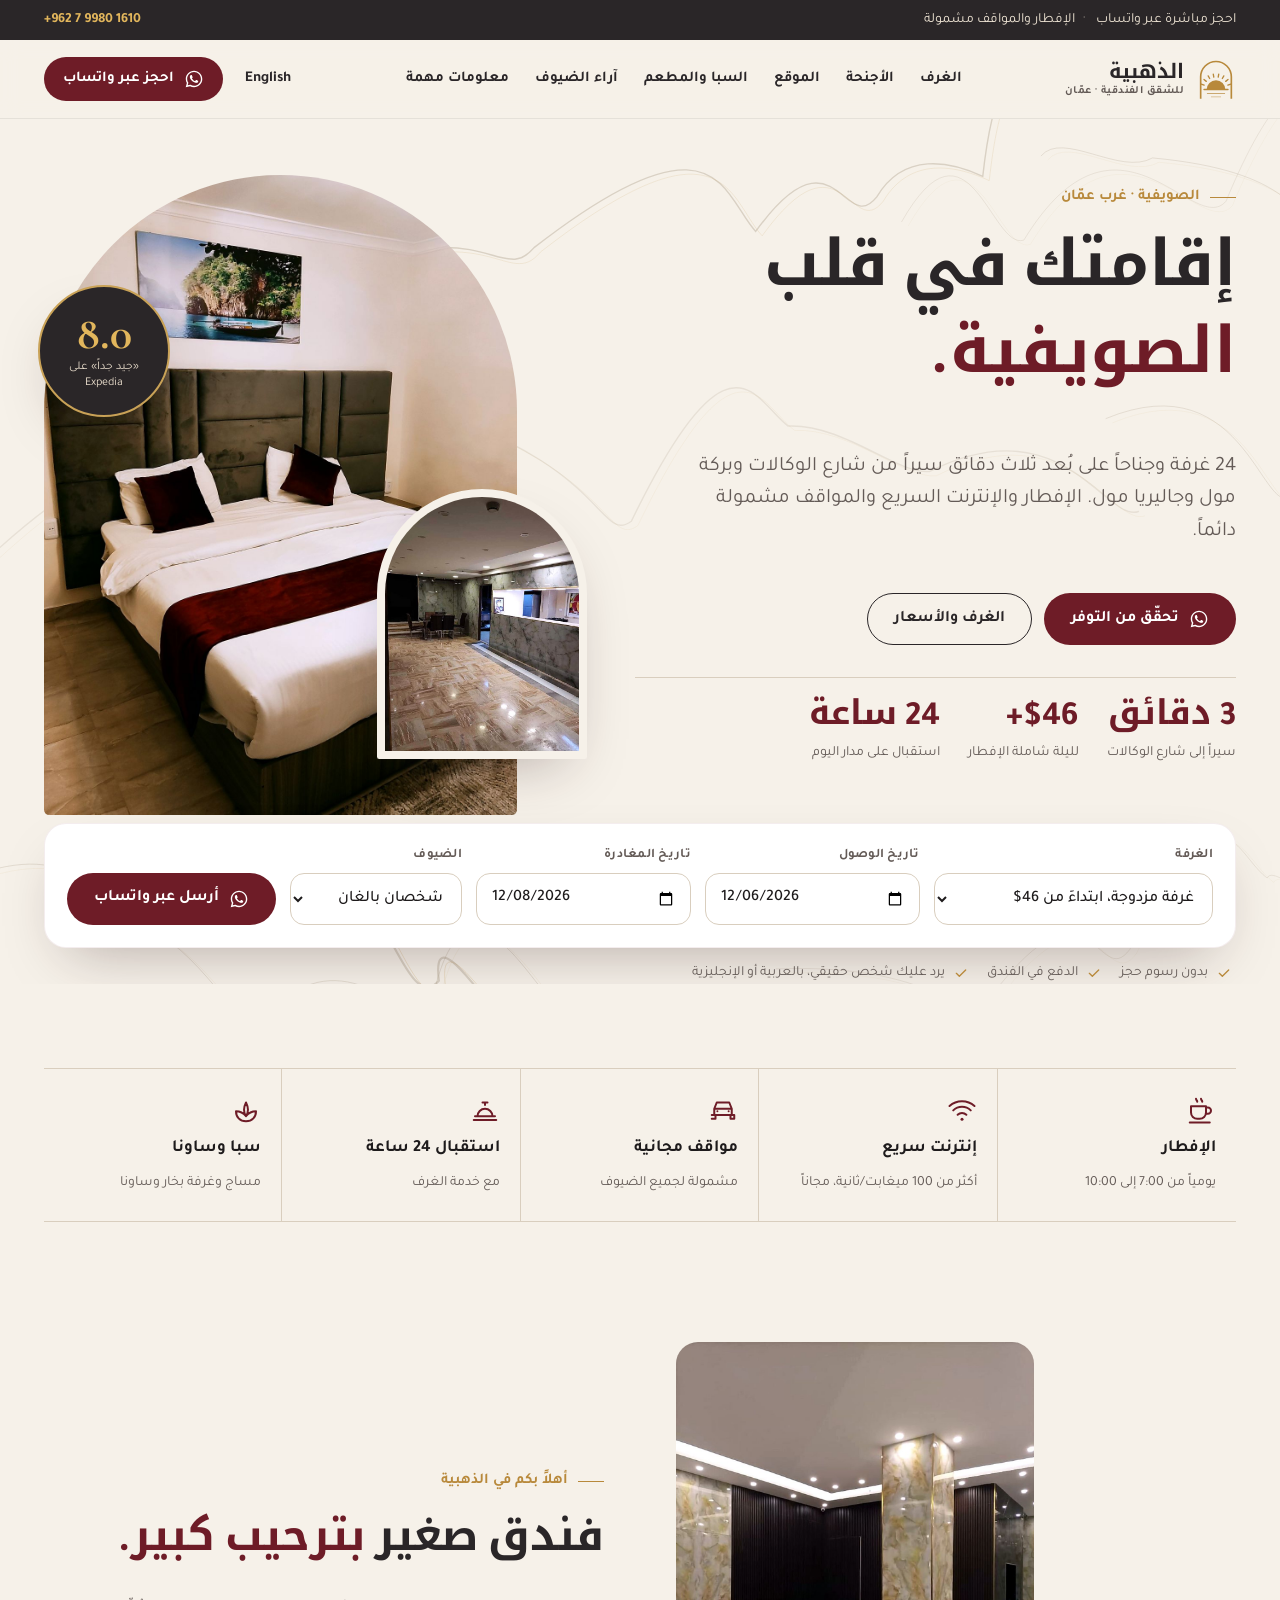
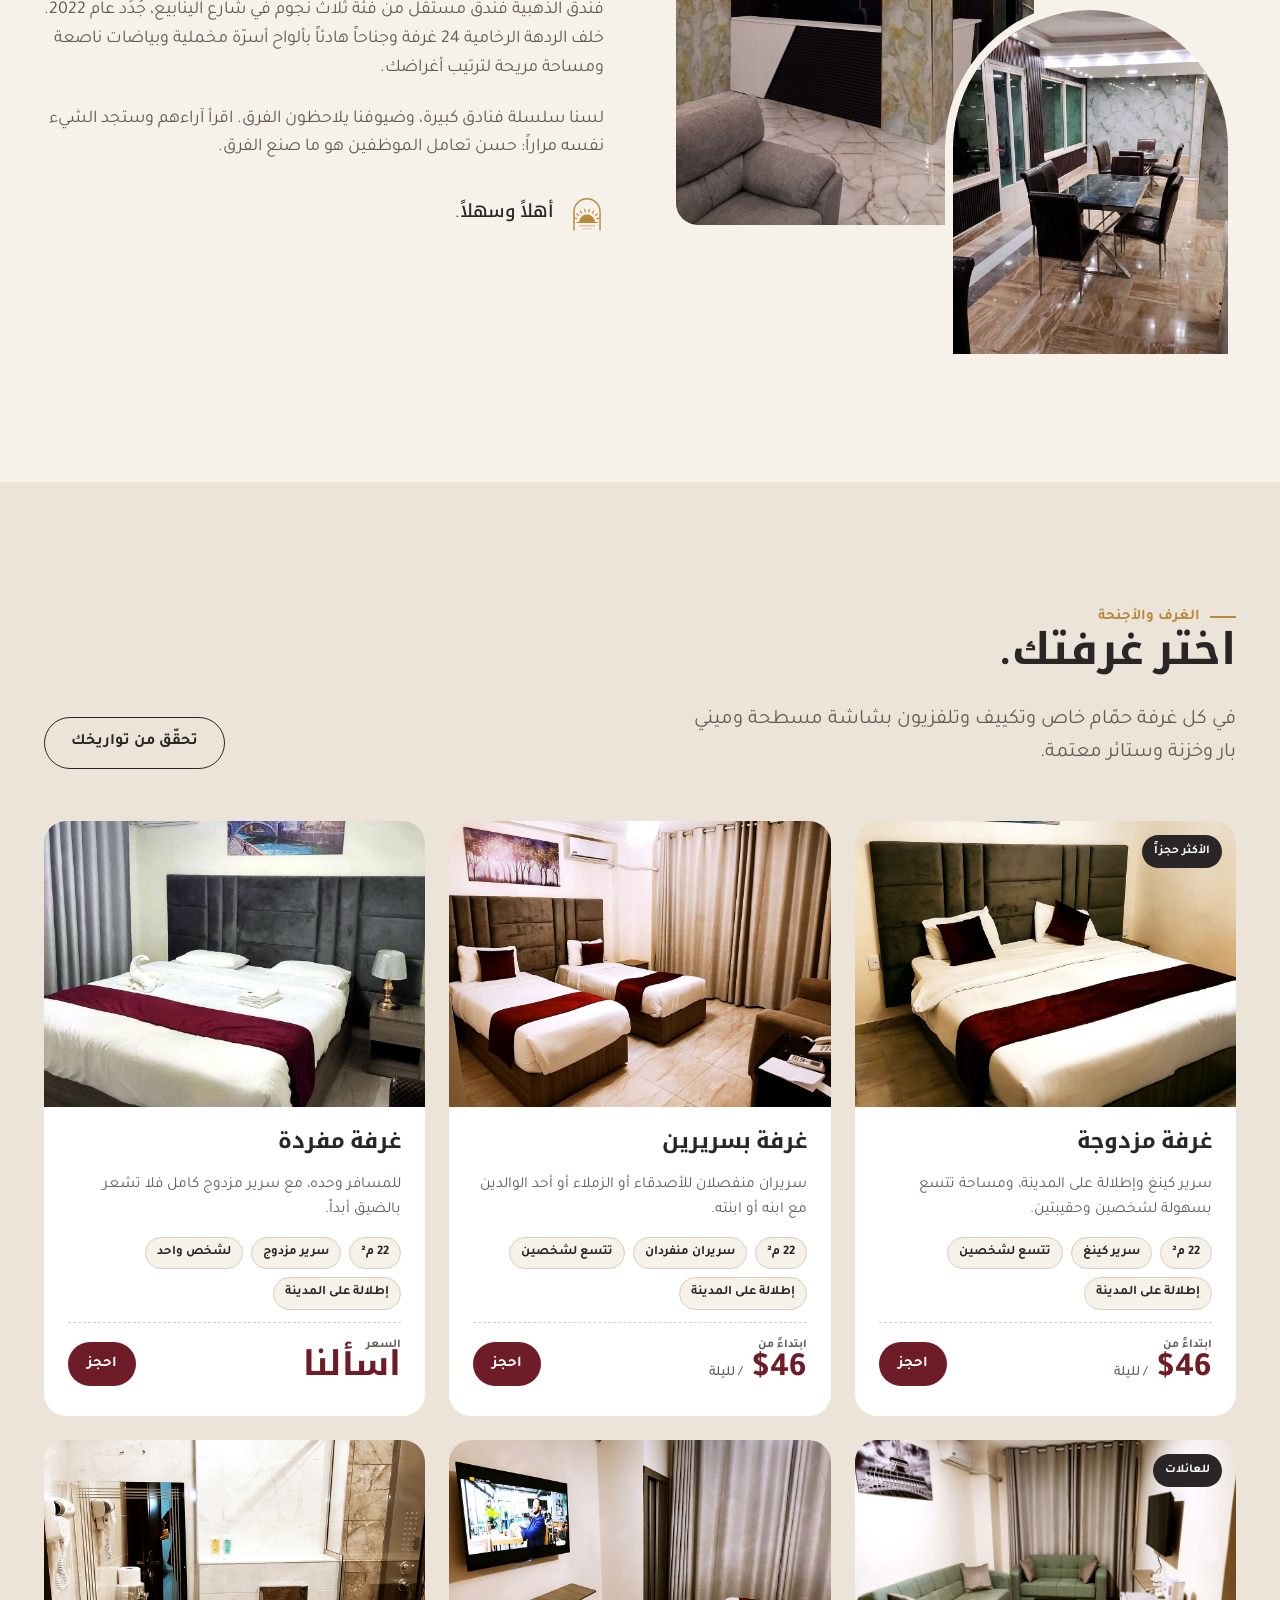
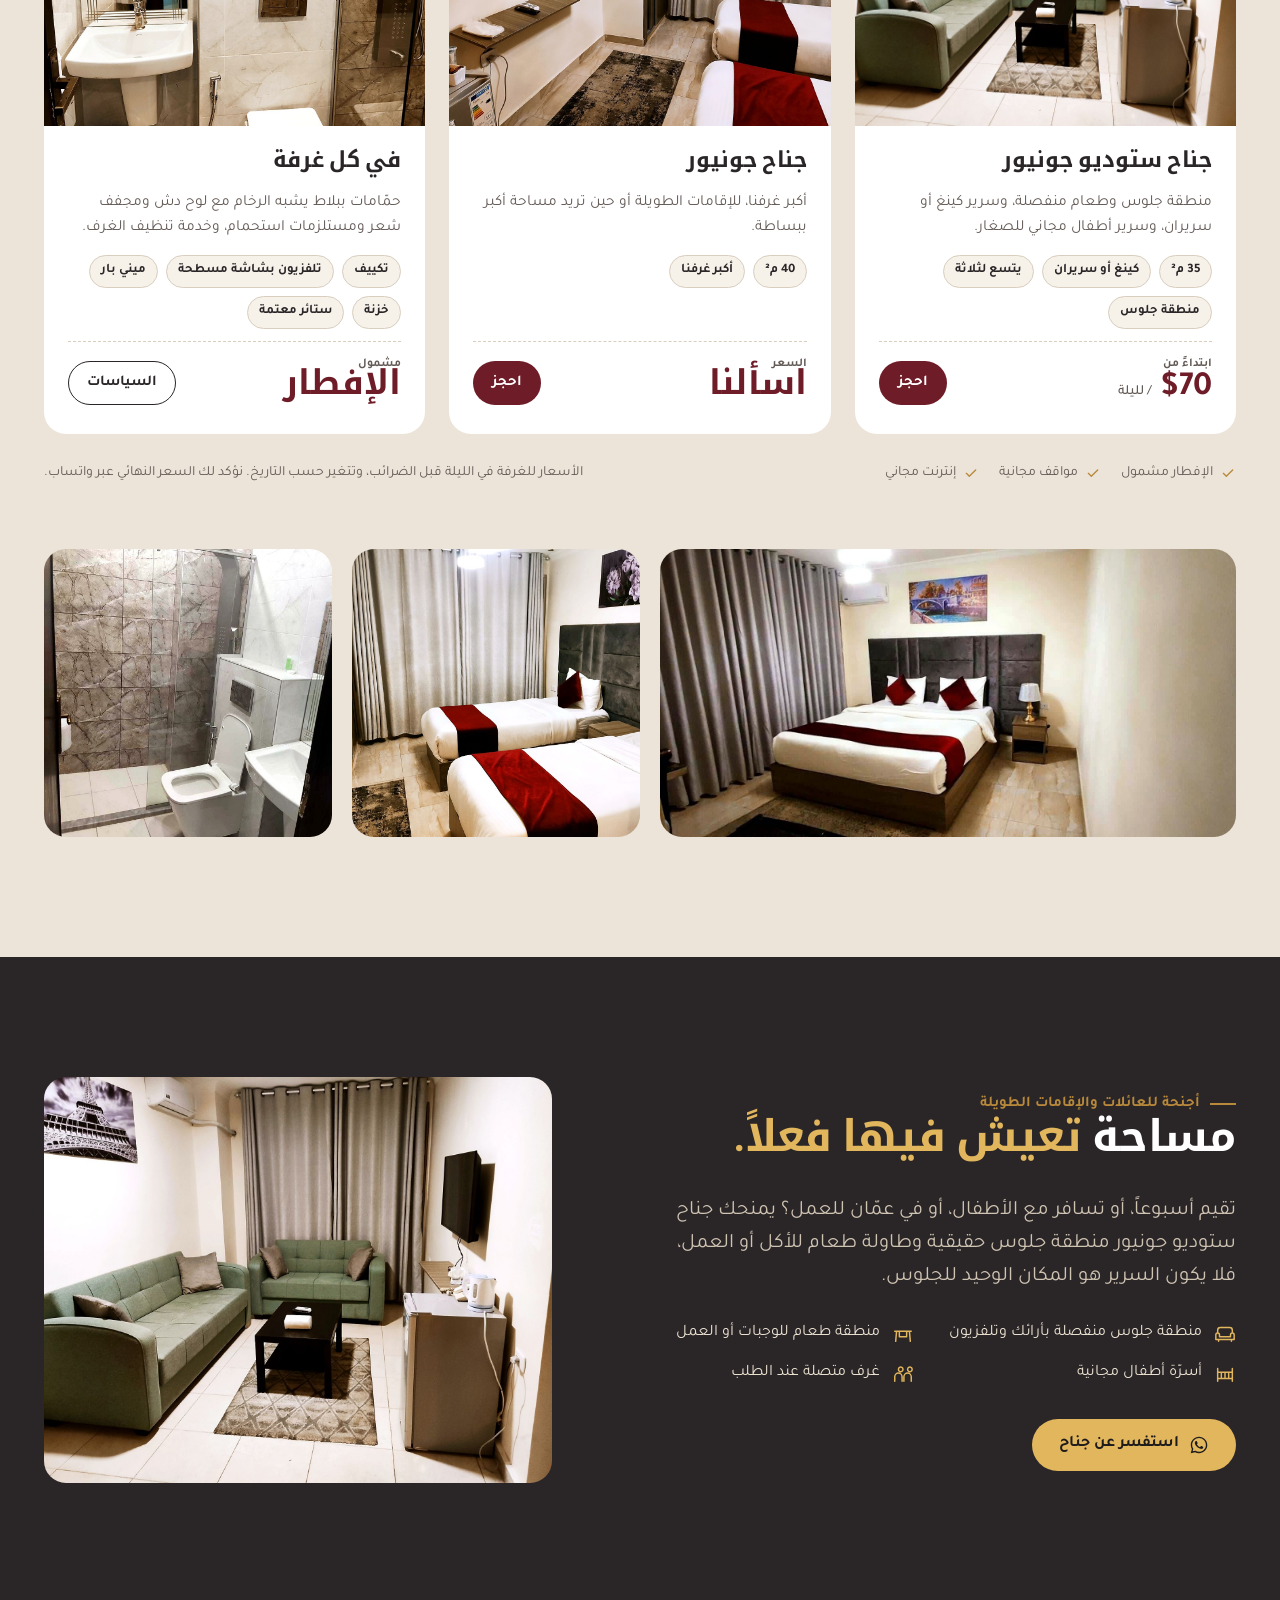
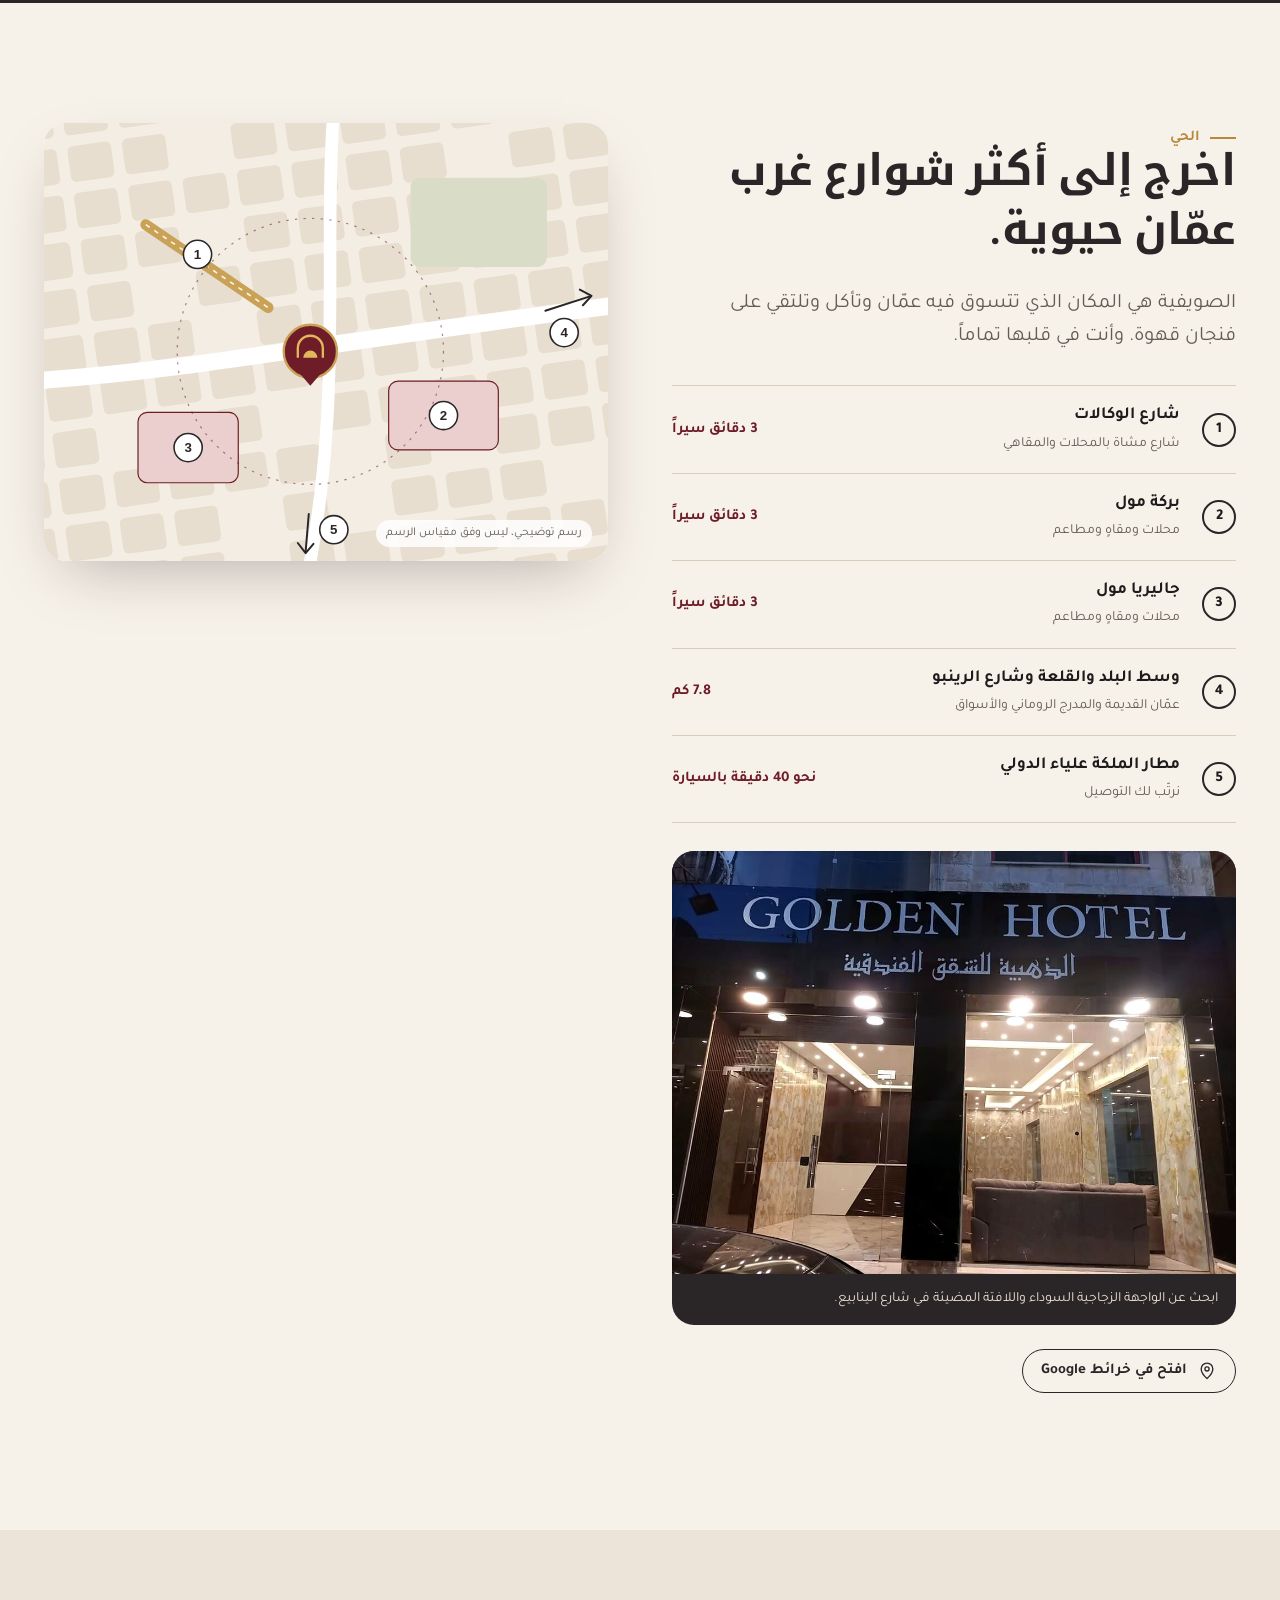
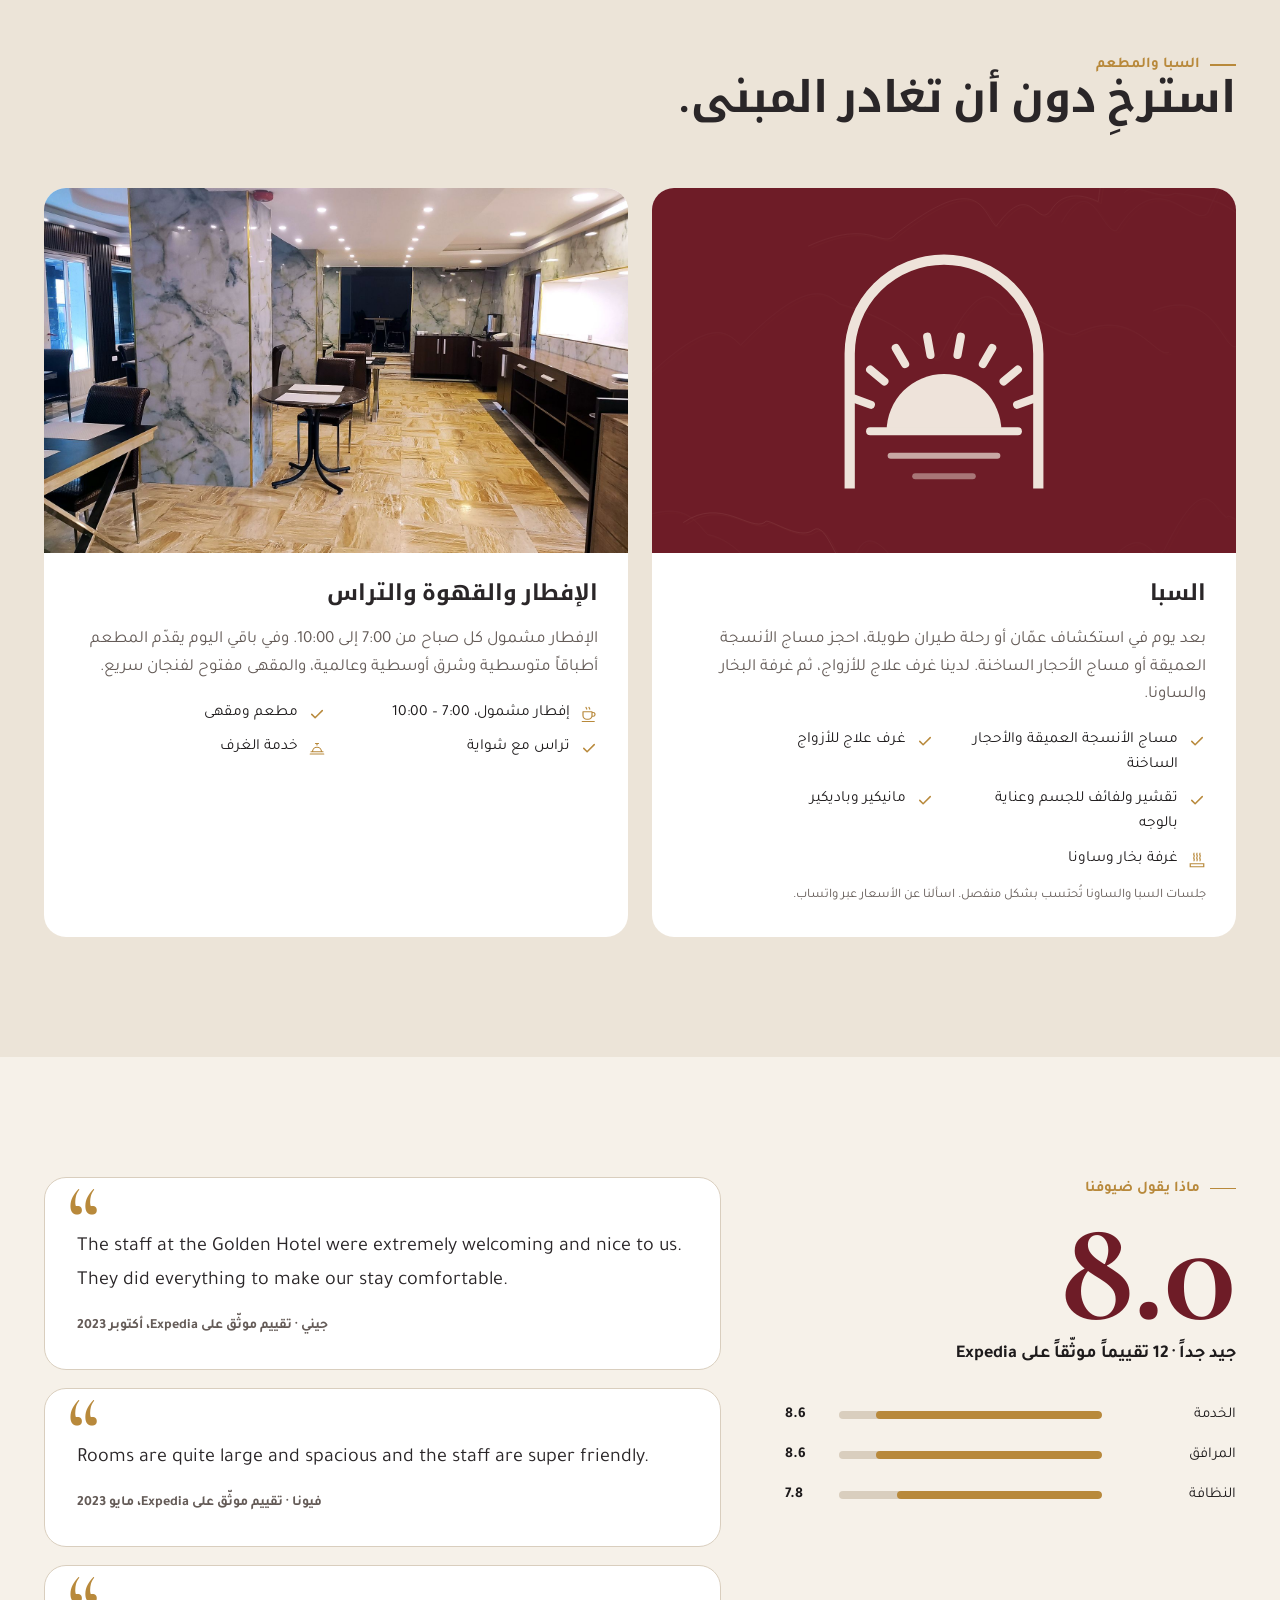
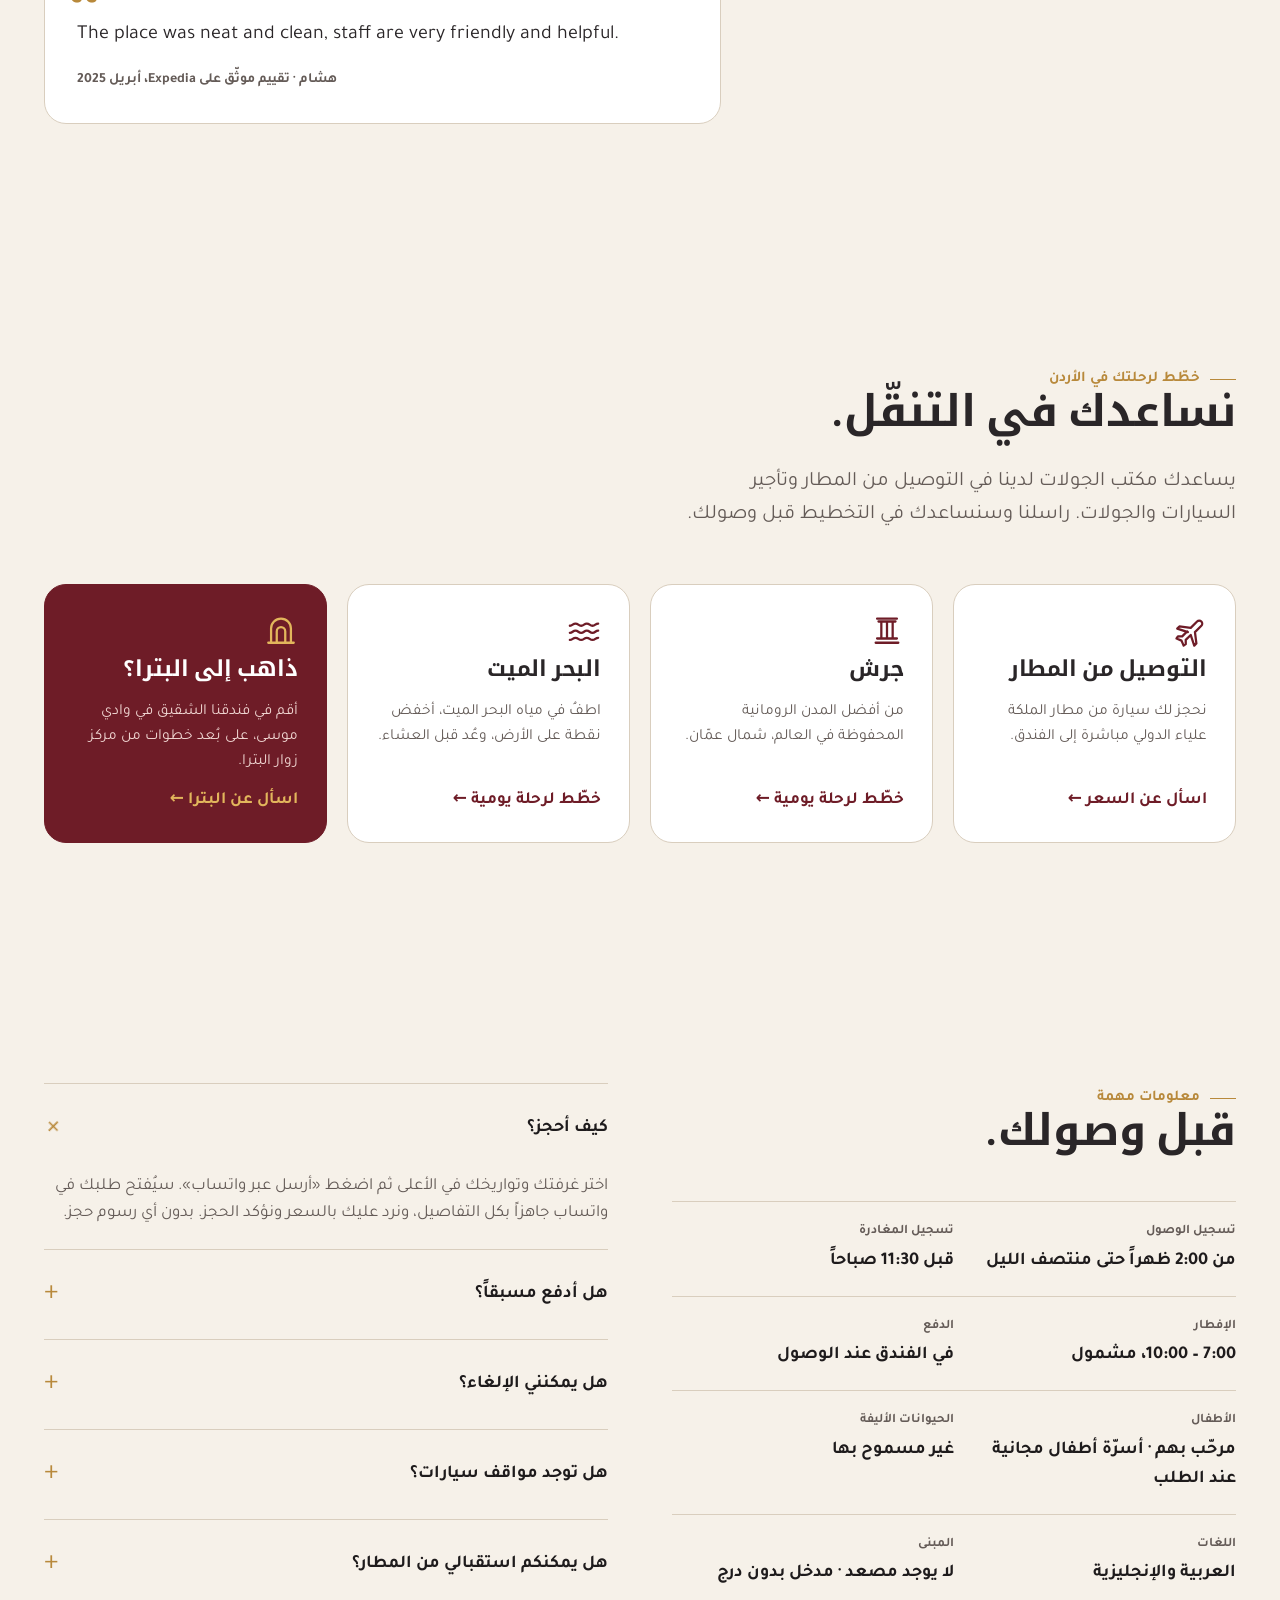
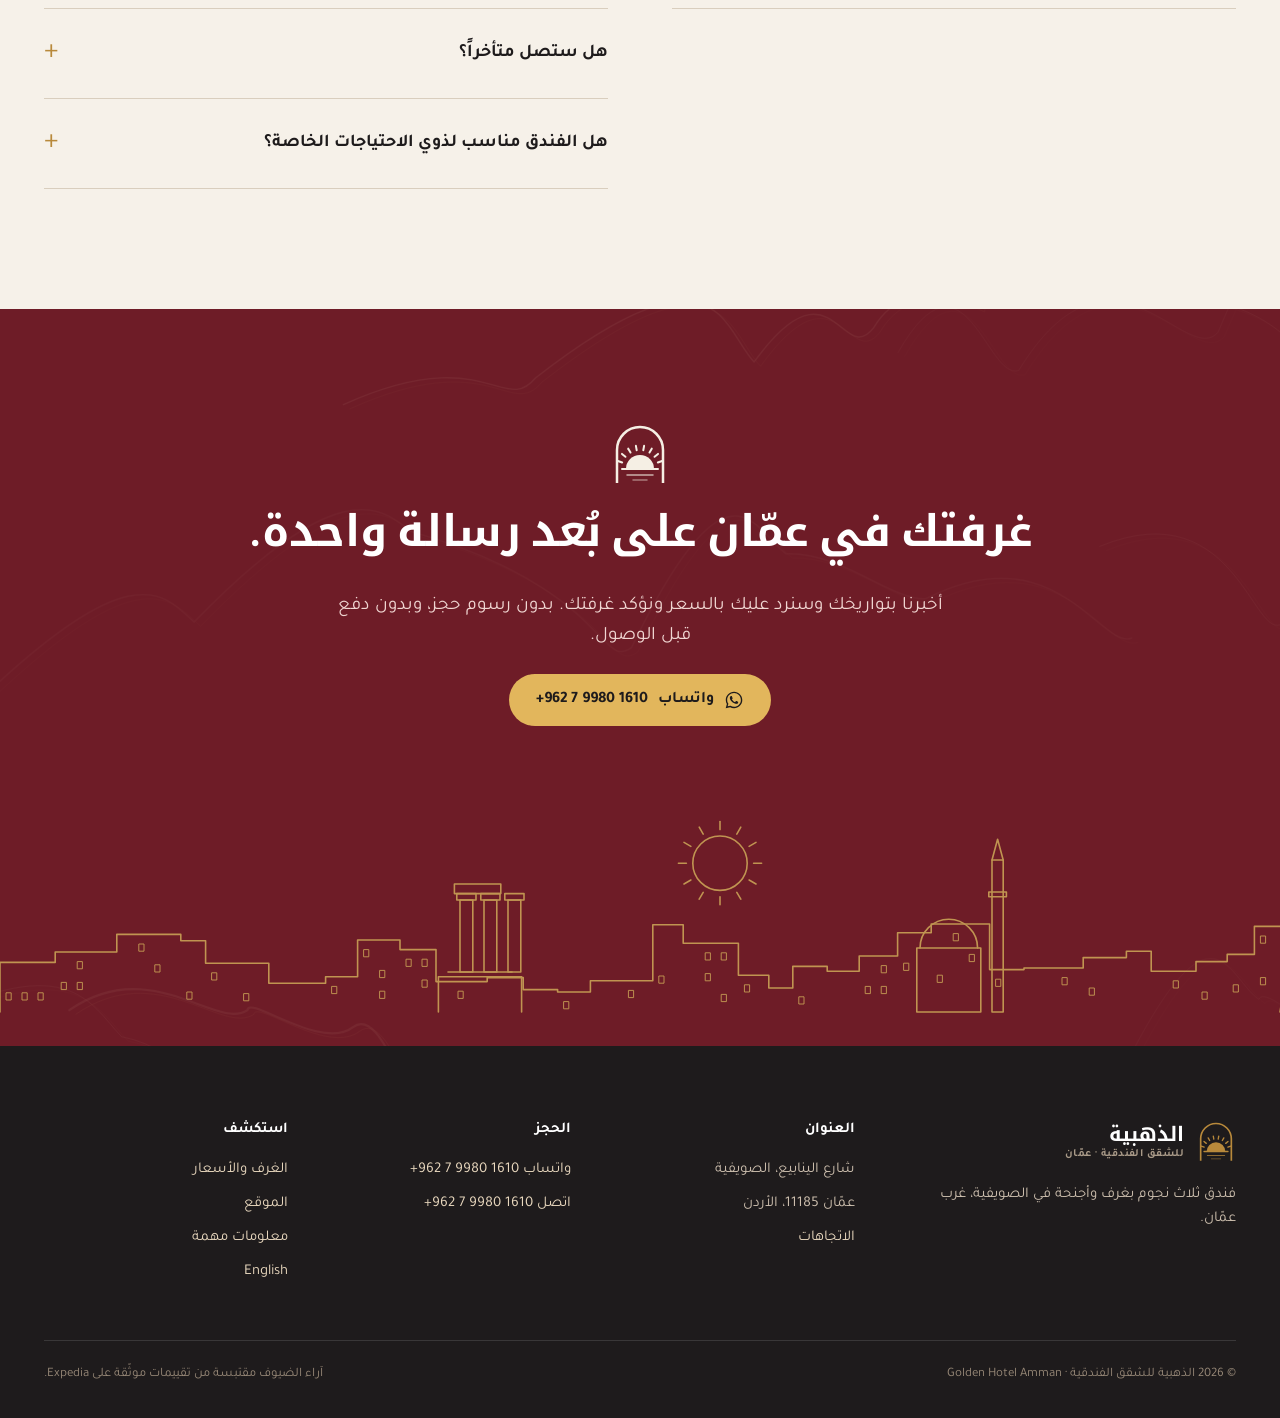
<file: ar/index.html>
<!doctype html>
<html lang="ar" dir="rtl">
<head>
<meta charset="utf-8">
<meta name="viewport" content="width=device-width, initial-scale=1">
<title>فندق الذهبية عمّان | غرف وأجنحة في الصويفية، غرب عمّان</title>
<meta name="description" content="فندق الذهبية للشقق الفندقية، فندق ثلاث نجوم في الصويفية غرب عمّان، على بُعد 3 دقائق سيراً من شارع الوكالات وبركة مول وجاليريا مول. الإفطار والإنترنت والمواقف مشمولة. احجز مباشرة عبر واتساب.">
<link rel="canonical" href="https://www.goldenhotelamman.com/ar/">
<link rel="alternate" hreflang="en" href="https://www.goldenhotelamman.com/">
<link rel="alternate" hreflang="ar" href="https://www.goldenhotelamman.com/ar/">
<meta name="theme-color" content="#6E1C27">
<link rel="icon" href="../assets/img/favicon.svg" type="image/svg+xml">
<link rel="apple-touch-icon" href="../assets/img/apple-touch-icon.png">
<meta property="og:type" content="website">
<meta property="og:title" content="فندق الذهبية عمّان">
<meta property="og:description" content="غرف وأجنحة في الصويفية، غرب عمّان. الإفطار والإنترنت والمواقف مشمولة. احجز مباشرة عبر واتساب.">
<meta property="og:image" content="https://www.goldenhotelamman.com/assets/img/og-image.jpg">
<meta property="og:locale" content="ar_JO">
<link rel="stylesheet" href="../assets/css/fonts.css">
<link rel="stylesheet" href="../assets/css/style.css">
<script type="application/ld+json">
{
  "@context": "https://schema.org",
  "@type": "Hotel",
  "name": "Golden Hotel",
  "alternateName": "الذهبية للشقق الفندقية",
  "description": "3-star hotel with rooms and suites in Al Swaifyeh, West Amman, a 3-minute walk from Wakalat Street, Baraka Mall and Galleria Mall.",
  "url": "https://www.goldenhotelamman.com/ar/",
  "telephone": "+962799801610",
  "image": "https://www.goldenhotelamman.com/assets/img/og-image.jpg",
  "starRating": {"@type": "Rating", "ratingValue": "3"},
  "priceRange": "$46–$70",
  "checkinTime": "14:00",
  "checkoutTime": "11:30",
  "petsAllowed": false,
  "numberOfRooms": 24,
  "availableLanguage": ["English", "Arabic"],
  "address": {
    "@type": "PostalAddress",
    "streetAddress": "Al Yanabii Street, Al Swaifyeh",
    "addressLocality": "Amman",
    "postalCode": "11185",
    "addressCountry": "JO"
  },
  "amenityFeature": [
    {"@type": "LocationFeatureSpecification", "name": "Free breakfast", "value": true},
    {"@type": "LocationFeatureSpecification", "name": "Free Wi-Fi", "value": true},
    {"@type": "LocationFeatureSpecification", "name": "Free parking", "value": true},
    {"@type": "LocationFeatureSpecification", "name": "Spa", "value": true},
    {"@type": "LocationFeatureSpecification", "name": "Sauna", "value": true},
    {"@type": "LocationFeatureSpecification", "name": "Restaurant", "value": true},
    {"@type": "LocationFeatureSpecification", "name": "24-hour front desk", "value": true}
  ]
}
</script>
</head>
<body>
<a class="skip" href="#main">انتقل إلى المحتوى</a>
<svg width="0" height="0" style="position:absolute" aria-hidden="true">
  <symbol id="i-wa" viewBox="0 0 24 24"><path fill="currentColor" d="M12.04 2C6.58 2 2.13 6.45 2.13 11.91c0 1.75.46 3.45 1.32 4.95L2.05 22l5.25-1.38a9.86 9.86 0 0 0 4.74 1.21c5.46 0 9.91-4.45 9.91-9.91C21.95 6.45 17.5 2 12.04 2zm0 18.15a8.2 8.2 0 0 1-4.19-1.15l-.3-.18-3.12.82.83-3.04-.2-.31a8.23 8.23 0 0 1-1.26-4.38c0-4.54 3.7-8.24 8.24-8.24 4.54 0 8.24 3.7 8.24 8.24 0 4.54-3.7 8.24-8.24 8.24zm4.52-6.16c-.25-.12-1.47-.72-1.69-.81-.23-.08-.39-.12-.56.12-.17.25-.64.81-.78.97-.14.17-.29.19-.54.06-.25-.12-1.05-.39-1.99-1.23-.74-.66-1.23-1.47-1.38-1.72-.14-.25-.02-.38.11-.51.11-.11.25-.29.37-.43.12-.14.17-.25.25-.41.08-.17.04-.31-.02-.43-.06-.12-.56-1.34-.76-1.84-.2-.48-.41-.42-.56-.43h-.48c-.17 0-.43.06-.66.31-.23.25-.86.85-.86 2.07 0 1.22.89 2.4 1.01 2.56.12.17 1.75 2.67 4.23 3.74.59.26 1.05.41 1.41.52.59.19 1.13.16 1.56.1.48-.07 1.47-.6 1.67-1.18.21-.58.21-1.07.14-1.18-.06-.1-.22-.16-.47-.28z"/></symbol>
  <symbol id="i-cup" viewBox="0 0 24 24"><path fill="none" stroke="currentColor" stroke-width="1.6" stroke-linecap="round" stroke-linejoin="round" d="M4 9h12v5a5 5 0 0 1-5 5H9a5 5 0 0 1-5-5V9zm12 1h1.5a2.5 2.5 0 0 1 0 5H16M8 3c0 1.2 1 1.2 1 2.4M12 3c0 1.2 1 1.2 1 2.4M3 22h16"/></symbol>
  <symbol id="i-wifi" viewBox="0 0 24 24"><path fill="none" stroke="currentColor" stroke-width="1.6" stroke-linecap="round" d="M2 8.8a15 15 0 0 1 20 0M5 12.3a10 10 0 0 1 14 0M8.5 15.8a5 5 0 0 1 7 0"/><circle cx="12" cy="19.3" r="1.2" fill="currentColor"/></symbol>
  <symbol id="i-car" viewBox="0 0 24 24"><path fill="none" stroke="currentColor" stroke-width="1.6" stroke-linecap="round" stroke-linejoin="round" d="M5 16V11l2-5h10l2 5v5M3 16h18v3h-3v-3M6 16v3H3M7.5 13h.01M16.5 13h.01M5 11h14"/></symbol>
  <symbol id="i-bell" viewBox="0 0 24 24"><path fill="none" stroke="currentColor" stroke-width="1.6" stroke-linecap="round" stroke-linejoin="round" d="M4 17h16M6 17a6 6 0 0 1 12 0M12 8V6M10 6h4M3 20h18"/></symbol>
  <symbol id="i-spa" viewBox="0 0 24 24"><path fill="none" stroke="currentColor" stroke-width="1.6" stroke-linecap="round" stroke-linejoin="round" d="M12 21c-5 0-8-3.5-8-8 3.5 0 6 1.5 8 4 2-2.5 4.5-4 8-4 0 4.5-3 8-8 8zM12 17c-2-3-2-7 0-11 2 4 2 8 0 11z"/></symbol>
  <symbol id="i-check" viewBox="0 0 24 24"><path fill="none" stroke="currentColor" stroke-width="2" stroke-linecap="round" stroke-linejoin="round" d="M5 12.5l4.5 4.5L19 7.5"/></symbol>
  <symbol id="i-plane" viewBox="0 0 24 24"><path fill="none" stroke="currentColor" stroke-width="1.6" stroke-linecap="round" stroke-linejoin="round" d="M10.5 13.5L3 11l1.5-1.5 8 1L17 6a2 2 0 0 1 3 3l-4.5 4.5 1 8L15 23l-2.5-7.5L9 19v3l-1.5 1L6 19.5 2.5 18l1-1.5h3l3.5-3.5"/></symbol>
  <symbol id="i-column" viewBox="0 0 24 24"><path fill="none" stroke="currentColor" stroke-width="1.6" stroke-linecap="round" stroke-linejoin="round" d="M4 21h16M5 18h14M6 6h12M5 4h14M8 6v12M12 6v12M16 6v12"/></symbol>
  <symbol id="i-wave" viewBox="0 0 24 24"><path fill="none" stroke="currentColor" stroke-width="1.6" stroke-linecap="round" d="M2 9c2 0 2-1.5 4-1.5S8 9 10 9s2-1.5 4-1.5S16 9 18 9s2-1.5 4-1.5M2 14c2 0 2-1.5 4-1.5S8 14 10 14s2-1.5 4-1.5S16 14 18 14s2-1.5 4-1.5M2 19c2 0 2-1.5 4-1.5S8 19 10 19s2-1.5 4-1.5S16 19 18 19s2-1.5 4-1.5"/></symbol>
  <symbol id="i-arch" viewBox="0 0 24 24"><path fill="none" stroke="currentColor" stroke-width="1.6" stroke-linecap="round" stroke-linejoin="round" d="M3 21h18M5 21V11a7 7 0 0 1 14 0v10M9 21v-8a3 3 0 0 1 6 0v8"/></symbol>
  <symbol id="i-pin" viewBox="0 0 24 24"><path fill="none" stroke="currentColor" stroke-width="1.6" stroke-linecap="round" stroke-linejoin="round" d="M12 21s-7-6.2-7-11.5a7 7 0 0 1 14 0C19 14.8 12 21 12 21z"/><circle cx="12" cy="9.5" r="2.5" fill="none" stroke="currentColor" stroke-width="1.6"/></symbol>
  <symbol id="i-menu" viewBox="0 0 24 24"><path fill="none" stroke="currentColor" stroke-width="1.8" stroke-linecap="round" d="M4 8h16M4 16h16"/></symbol>
  <symbol id="i-family" viewBox="0 0 24 24"><path fill="none" stroke="currentColor" stroke-width="1.6" stroke-linecap="round" stroke-linejoin="round" d="M7 7a2.5 2.5 0 1 0 0-.01M17 7a2.5 2.5 0 1 0 0-.01M3 20v-5a4 4 0 0 1 8 0v5M13 20v-5a4 4 0 0 1 8 0v5"/></symbol>
  <symbol id="i-sofa" viewBox="0 0 24 24"><path fill="none" stroke="currentColor" stroke-width="1.6" stroke-linecap="round" stroke-linejoin="round" d="M4 11V8a3 3 0 0 1 3-3h10a3 3 0 0 1 3 3v3M2 13a2 2 0 0 1 4 0v2h12v-2a2 2 0 0 1 4 0v5H2v-5zM5 18v2M19 18v2"/></symbol>
  <symbol id="i-table" viewBox="0 0 24 24"><path fill="none" stroke="currentColor" stroke-width="1.6" stroke-linecap="round" stroke-linejoin="round" d="M3 9h18M5 9l-1 11M19 9l1 11M8 9v6h8V9"/></symbol>
  <symbol id="i-crib" viewBox="0 0 24 24"><path fill="none" stroke="currentColor" stroke-width="1.6" stroke-linecap="round" stroke-linejoin="round" d="M4 6v14M20 6v14M4 10h16M4 17h16M8 10v7M12 10v7M16 10v7"/></symbol>
  <symbol id="i-steam" viewBox="0 0 24 24"><path fill="none" stroke="currentColor" stroke-width="1.6" stroke-linecap="round" d="M8 3c-1.5 2 1.5 3 0 5s1.5 3 0 5M12 3c-1.5 2 1.5 3 0 5s1.5 3 0 5M16 3c-1.5 2 1.5 3 0 5s1.5 3 0 5M3 17h18v4H3z"/></symbol>
</svg>


<div class="topbar">
  <div class="container">
    <span>احجز مباشرة عبر واتساب <span class="dot">·</span><span class="hide-sm">الإفطار والمواقف مشمولة</span></span>
    <a href="https://wa.me/962799801610" data-wa dir="ltr">+962 7 9980 1610</a>
  </div>
</div>

<header class="header">
  <div class="container">
    <a class="brand" href="#top" aria-label="فندق الذهبية عمّان، الصفحة الرئيسية">
      <img src="../assets/img/mark-gold.svg" alt="" width="40" height="47">
      <span class="brand-text"><span class="brand-name">الذهبية</span><span class="brand-sub">للشقق الفندقية · عمّان</span></span>
    </a>
    <nav class="nav" id="nav" aria-label="القائمة الرئيسية">
      <a href="#rooms">الغرف</a>
      <a href="#suites">الأجنحة</a>
      <a href="#location">الموقع</a>
      <a href="#unwind">السبا والمطعم</a>
      <a href="#reviews">آراء الضيوف</a>
      <a href="#know">معلومات مهمة</a>
    </nav>
    <div class="header-actions">
      <a class="lang" href="../" hreflang="en" lang="en">English</a>
      <a class="btn btn-primary btn-sm" href="https://wa.me/962799801610" data-wa><svg aria-hidden="true"><use href="#i-wa"/></svg><span class="btn-wa-text">احجز عبر واتساب</span><span class="sr-only">احجز عبر واتساب</span></a>
      <button class="menu-btn" type="button" aria-label="فتح القائمة" aria-expanded="false" aria-controls="nav"><svg aria-hidden="true"><use href="#i-menu"/></svg></button>
    </div>
  </div>
</header>

<main id="main">
<section class="hero" id="top">
  <div class="container hero-grid">
    <div class="hero-copy reveal">
      <span class="eyebrow">الصويفية · غرب عمّان</span>
      <h1>إقامتك في قلب <em class="gold">الصويفية.</em></h1>
      <p class="lead">24 غرفة وجناحاً على بُعد ثلاث دقائق سيراً من شارع الوكالات وبركة مول وجاليريا مول. الإفطار والإنترنت السريع والمواقف مشمولة دائماً.</p>
      <div class="hero-ctas">
        <a class="btn btn-primary" href="#book"><svg aria-hidden="true"><use href="#i-wa"/></svg>تحقّق من التوفر</a>
        <a class="btn btn-ghost" href="#rooms">الغرف والأسعار</a>
      </div>
      <div class="hero-facts">
        <div><strong>3 دقائق</strong><span>سيراً إلى شارع الوكالات</span></div>
        <div><strong>‎$46+</strong><span>لليلة شاملة الإفطار</span></div>
        <div><strong>24 ساعة</strong><span>استقبال على مدار اليوم</span></div>
      </div>
    </div>
    <div class="hero-media reveal">
      <div class="arch hero-main"><img src="../assets/img/photos/hero-room.jpg" alt="غرفة مزدوجة بلوح سرير مخملي رمادي ومفرش عنابي" width="1200" height="1500" fetchpriority="high"></div>
      <div class="arch hero-small"><img src="../assets/img/photos/hero-small.jpg" alt="ردهة بأرضية رخامية ومنطقة طعام" width="700" height="900" loading="lazy"></div>
      <div class="badge-score"><strong>8.0</strong><span>«جيد جداً» على Expedia</span></div>
    </div>
  </div>

  <div class="container booking" id="book">
    <form class="booking-card" id="booking-form" aria-label="أرسل طلب الحجز عبر واتساب">
      <label class="field field-room">الغرفة
        <select name="room" id="f-room">
          <option value="غرفة مزدوجة (Standard Double)">غرفة مزدوجة، ابتداءً من ‎$46</option>
          <option value="غرفة بسريرين (Standard Twin)">غرفة بسريرين، ابتداءً من ‎$46</option>
          <option value="غرفة مفردة (Standard Single)">غرفة مفردة</option>
          <option value="جناح ستوديو جونيور (Junior Studio Suite)">جناح ستوديو جونيور، ابتداءً من ‎$70</option>
          <option value="جناح جونيور (Junior Suite)">جناح جونيور</option>
        </select>
      </label>
      <label class="field">تاريخ الوصول
        <input type="date" name="checkin" id="f-in" required>
      </label>
      <label class="field">تاريخ المغادرة
        <input type="date" name="checkout" id="f-out" required>
      </label>
      <label class="field">الضيوف
        <select name="guests" id="f-guests">
          <option>شخص بالغ</option>
          <option selected>شخصان بالغان</option>
          <option>شخصان بالغان وطفل</option>
          <option>ثلاثة بالغين</option>
          <option>عائلة (أخبرنا عبر واتساب)</option>
        </select>
      </label>
      <button class="btn btn-primary" type="submit"><svg aria-hidden="true"><use href="#i-wa"/></svg>أرسل عبر واتساب</button>
    </form>
    <p class="booking-note">
      <span><svg aria-hidden="true"><use href="#i-check"/></svg>بدون رسوم حجز</span>
      <span><svg aria-hidden="true"><use href="#i-check"/></svg>الدفع في الفندق</span>
      <span><svg aria-hidden="true"><use href="#i-check"/></svg>يرد عليك شخص حقيقي، بالعربية أو الإنجليزية</span>
    </p>
  </div>
</section>

<section class="included" aria-label="مشمول مع كل إقامة">
  <div class="container">
    <div class="included-grid">
      <div class="inc reveal"><svg aria-hidden="true"><use href="#i-cup"/></svg><strong>الإفطار</strong><span>يومياً من 7:00 إلى 10:00</span></div>
      <div class="inc reveal"><svg aria-hidden="true"><use href="#i-wifi"/></svg><strong>إنترنت سريع</strong><span>أكثر من 100 ميغابت/ثانية، مجاناً</span></div>
      <div class="inc reveal"><svg aria-hidden="true"><use href="#i-car"/></svg><strong>مواقف مجانية</strong><span>مشمولة لجميع الضيوف</span></div>
      <div class="inc reveal"><svg aria-hidden="true"><use href="#i-bell"/></svg><strong>استقبال 24 ساعة</strong><span>مع خدمة الغرف</span></div>
      <div class="inc reveal"><svg aria-hidden="true"><use href="#i-spa"/></svg><strong>سبا وساونا</strong><span>مساج وغرفة بخار وساونا</span></div>
    </div>
  </div>
</section>

<section class="section story" id="about">
  <div class="container">
    <div class="story-media reveal">
      <div class="a"><img src="../assets/img/photos/reception.jpg" alt="مكتب الاستقبال الرخامي مع ألواح خشبية داكنة" width="1100" height="1480" loading="lazy"></div>
      <div class="b"><img src="../assets/img/photos/dining.jpg" alt="منطقة الطعام بجدران رخامية" width="1000" height="1100" loading="lazy"></div>
    </div>
    <div class="story-copy reveal">
      <span class="eyebrow">أهلاً بكم في الذهبية</span>
      <h2>فندق صغير <em class="gold">بترحيب كبير.</em></h2>
      <p>فندق الذهبية فندق مستقل من فئة ثلاث نجوم في شارع الينابيع، جُدِّد عام 2022. خلف الردهة الرخامية 24 غرفة وجناحاً هادئاً بألواح أسرّة مخملية وبياضات ناصعة ومساحة مريحة لترتيب أغراضك.</p>
      <p>لسنا سلسلة فنادق كبيرة، وضيوفنا يلاحظون الفرق. اقرأ آراءهم وستجد الشيء نفسه مراراً: حسن تعامل الموظفين هو ما صنع الفرق.</p>
      <div class="signature"><img src="../assets/img/mark-gold.svg" alt="" width="34" height="40"><span>أهلاً وسهلاً.</span></div>
    </div>
  </div>
</section>

<section class="section rooms" id="rooms">
  <div class="container">
    <div class="section-head reveal">
      <div>
        <span class="eyebrow">الغرف والأجنحة</span>
        <h2>اختر غرفتك.</h2>
        <p class="lead">في كل غرفة حمّام خاص وتكييف وتلفزيون بشاشة مسطحة وميني بار وخزنة وستائر معتمة.</p>
      </div>
      <a class="btn btn-ghost" href="#book">تحقّق من تواريخك</a>
    </div>
    <div class="room-grid">
      <article class="room reveal">
        <div class="room-img"><span class="room-tag">الأكثر حجزاً</span><img src="../assets/img/photos/room-double.jpg" alt="غرفة مزدوجة بسرير كينغ" width="1200" height="900" loading="lazy"></div>
        <div class="room-body">
          <h3>غرفة مزدوجة</h3>
          <p>سرير كينغ وإطلالة على المدينة، ومساحة تتسع بسهولة لشخصين وحقيبتين.</p>
          <ul class="chips"><li>22 م²</li><li>سرير كينغ</li><li>تتسع لشخصين</li><li>إطلالة على المدينة</li></ul>
          <div class="room-foot">
            <div class="price"><small>ابتداءً من</small><strong>‎$46 <span>/ لليلة</span></strong></div>
            <a class="btn btn-primary btn-sm" href="#book" data-room="غرفة مزدوجة (Standard Double)">احجز</a>
          </div>
        </div>
      </article>
      <article class="room reveal">
        <div class="room-img"><img src="../assets/img/photos/room-twin.jpg" alt="غرفة بسريرين منفصلين" width="1200" height="900" loading="lazy"></div>
        <div class="room-body">
          <h3>غرفة بسريرين</h3>
          <p>سريران منفصلان للأصدقاء أو الزملاء أو أحد الوالدين مع ابنه أو ابنته.</p>
          <ul class="chips"><li>22 م²</li><li>سريران منفردان</li><li>تتسع لشخصين</li><li>إطلالة على المدينة</li></ul>
          <div class="room-foot">
            <div class="price"><small>ابتداءً من</small><strong>‎$46 <span>/ لليلة</span></strong></div>
            <a class="btn btn-primary btn-sm" href="#book" data-room="غرفة بسريرين (Standard Twin)">احجز</a>
          </div>
        </div>
      </article>
      <article class="room reveal">
        <div class="room-img"><img src="../assets/img/photos/room-single.jpg" alt="غرفة مفردة بسرير مزدوج" width="1200" height="900" loading="lazy"></div>
        <div class="room-body">
          <h3>غرفة مفردة</h3>
          <p>للمسافر وحده، مع سرير مزدوج كامل فلا تشعر بالضيق أبداً.</p>
          <ul class="chips"><li>22 م²</li><li>سرير مزدوج</li><li>لشخص واحد</li><li>إطلالة على المدينة</li></ul>
          <div class="room-foot">
            <div class="price"><small>السعر</small><strong>اسألنا</strong></div>
            <a class="btn btn-primary btn-sm" href="#book" data-room="غرفة مفردة (Standard Single)">احجز</a>
          </div>
        </div>
      </article>
      <article class="room reveal">
        <div class="room-img"><span class="room-tag">للعائلات</span><img src="../assets/img/photos/suite-living.jpg" alt="منطقة الجلوس في الجناح مع أرائك خضراء" width="1600" height="1200" loading="lazy"></div>
        <div class="room-body">
          <h3>جناح ستوديو جونيور</h3>
          <p>منطقة جلوس وطعام منفصلة، وسرير كينغ أو سريران، وسرير أطفال مجاني للصغار.</p>
          <ul class="chips"><li>35 م²</li><li>كينغ أو سريران</li><li>يتسع لثلاثة</li><li>منطقة جلوس</li></ul>
          <div class="room-foot">
            <div class="price"><small>ابتداءً من</small><strong>‎$70 <span>/ لليلة</span></strong></div>
            <a class="btn btn-primary btn-sm" href="#book" data-room="جناح ستوديو جونيور (Junior Studio Suite)">احجز</a>
          </div>
        </div>
      </article>
      <article class="room reveal">
        <div class="room-img"><img src="../assets/img/photos/suite-junior.jpg" alt="غرفة واسعة بتلفزيون معلّق وسريرين" width="1200" height="900" loading="lazy"></div>
        <div class="room-body">
          <h3>جناح جونيور</h3>
          <p>أكبر غرفنا، للإقامات الطويلة أو حين تريد مساحة أكبر ببساطة.</p>
          <ul class="chips"><li>40 م²</li><li>أكبر غرفنا</li></ul>
          <div class="room-foot">
            <div class="price"><small>السعر</small><strong>اسألنا</strong></div>
            <a class="btn btn-primary btn-sm" href="#book" data-room="جناح جونيور (Junior Suite)">احجز</a>
          </div>
        </div>
      </article>
      <article class="room reveal">
        <div class="room-img"><img src="../assets/img/photos/bathroom.jpg" alt="حمّام ببلاط يشبه الرخام ولوح دش" width="1200" height="900" loading="lazy"></div>
        <div class="room-body">
          <h3>في كل غرفة</h3>
          <p>حمّامات ببلاط يشبه الرخام مع لوح دش ومجفف شعر ومستلزمات استحمام، وخدمة تنظيف الغرف.</p>
          <ul class="chips"><li>تكييف</li><li>تلفزيون بشاشة مسطحة</li><li>ميني بار</li><li>خزنة</li><li>ستائر معتمة</li></ul>
          <div class="room-foot">
            <div class="price"><small>مشمول</small><strong>الإفطار</strong></div>
            <a class="btn btn-ghost btn-sm" href="#know">السياسات</a>
          </div>
        </div>
      </article>
    </div>
    <div class="rooms-foot">
      <div class="every-room">
        <span><svg aria-hidden="true"><use href="#i-check"/></svg>الإفطار مشمول</span>
        <span><svg aria-hidden="true"><use href="#i-check"/></svg>مواقف مجانية</span>
        <span><svg aria-hidden="true"><use href="#i-check"/></svg>إنترنت مجاني</span>
      </div>
      <span>الأسعار للغرفة في الليلة قبل الضرائب، وتتغير حسب التاريخ. نؤكد لك السعر النهائي عبر واتساب.</span>
    </div>
  </div>
</section>

<section class="gallery" aria-label="نظرة إلى الداخل">
  <div class="container">
    <div class="gallery-grid">
      <figure class="g-wide reveal"><img src="../assets/img/photos/gallery-1.jpg" alt="غرفة مزدوجة بإطلالة واسعة" width="1600" height="720" loading="lazy"></figure>
      <figure class="reveal"><img src="../assets/img/photos/gallery-2.jpg" alt="غرفة بسريرين وأرضية رخامية" width="1000" height="1000" loading="lazy"></figure>
      <figure class="reveal"><img src="../assets/img/photos/gallery-3.jpg" alt="دش زجاجي ببلاط رخامي" width="1000" height="1000" loading="lazy"></figure>
    </div>
  </div>
</section>

<section class="section suite" id="suites">
  <div class="container">
    <div class="reveal">
      <span class="eyebrow">أجنحة للعائلات والإقامات الطويلة</span>
      <h2>مساحة <em class="gold" style="color:var(--gold-soft)">تعيش فيها فعلاً.</em></h2>
      <p class="lead">تقيم أسبوعاً، أو تسافر مع الأطفال، أو في عمّان للعمل؟ يمنحك جناح ستوديو جونيور منطقة جلوس حقيقية وطاولة طعام للأكل أو العمل، فلا يكون السرير هو المكان الوحيد للجلوس.</p>
      <ul class="suite-list">
        <li><svg aria-hidden="true"><use href="#i-sofa"/></svg>منطقة جلوس منفصلة بأرائك وتلفزيون</li>
        <li><svg aria-hidden="true"><use href="#i-table"/></svg>منطقة طعام للوجبات أو العمل</li>
        <li><svg aria-hidden="true"><use href="#i-crib"/></svg>أسرّة أطفال مجانية</li>
        <li><svg aria-hidden="true"><use href="#i-family"/></svg>غرف متصلة عند الطلب</li>
      </ul>
      <a class="btn btn-gold" href="#book" data-room="جناح ستوديو جونيور (Junior Studio Suite)"><svg aria-hidden="true"><use href="#i-wa"/></svg>استفسر عن جناح</a>
    </div>
    <div class="suite-media reveal"><img src="../assets/img/photos/suite-living.jpg" alt="منطقة الجلوس في الجناح مع أرائك وطاولة وتلفزيون" width="1600" height="1200" loading="lazy"></div>
  </div>
</section>

<section class="section location" id="location">
  <div class="container">
    <div class="reveal">
      <span class="eyebrow">الحي</span>
      <h2>اخرج إلى أكثر شوارع غرب عمّان حيوية.</h2>
      <p class="lead">الصويفية هي المكان الذي تتسوق فيه عمّان وتأكل وتلتقي على فنجان قهوة. وأنت في قلبها تماماً.</p>
      <ol class="places">
        <li><span class="num">1</span><div><strong>شارع الوكالات</strong><span class="d">شارع مشاة بالمحلات والمقاهي</span></div><span class="t">3 دقائق سيراً</span></li>
        <li><span class="num">2</span><div><strong>بركة مول</strong><span class="d">محلات ومقاهٍ ومطاعم</span></div><span class="t">3 دقائق سيراً</span></li>
        <li><span class="num">3</span><div><strong>جاليريا مول</strong><span class="d">محلات ومقاهٍ ومطاعم</span></div><span class="t">3 دقائق سيراً</span></li>
        <li><span class="num">4</span><div><strong>وسط البلد والقلعة وشارع الرينبو</strong><span class="d">عمّان القديمة والمدرج الروماني والأسواق</span></div><span class="t">7.8 كم</span></li>
        <li><span class="num">5</span><div><strong>مطار الملكة علياء الدولي</strong><span class="d">نرتّب لك التوصيل</span></div><span class="t">نحو 40 دقيقة بالسيارة</span></li>
      </ol>
      <figure class="find-us"><img src="../assets/img/photos/exterior.jpg" alt="واجهة فندق الذهبية ليلاً مع اسمه بالعربية والإنجليزية" width="1024" height="768" loading="lazy"><figcaption>ابحث عن الواجهة الزجاجية السوداء واللافتة المضيئة في شارع الينابيع.</figcaption></figure>
      <p style="margin-top:24px"><a class="btn btn-ghost btn-sm" href="https://www.google.com/maps/search/?api=1&amp;query=Golden+Hotel+Al+Yanabii+Street+Al+Swaifyeh+Amman" target="_blank" rel="noopener"><svg aria-hidden="true"><use href="#i-pin"/></svg>افتح في خرائط Google</a></p>
    </div>
    <figure class="map-card reveal" style="margin:0">
      <img src="../assets/img/map.svg" alt="خريطة توضيحية: فندق الذهبية في الوسط، وشارع الوكالات وبركة مول وجاليريا مول على بُعد 3 دقائق سيراً" width="720" height="560" loading="lazy">
      <figcaption>رسم توضيحي، ليس وفق مقياس الرسم</figcaption>
    </figure>
  </div>
</section>

<section class="section unwind" id="unwind">
  <div class="container">
    <div class="section-head reveal">
      <div>
        <span class="eyebrow">السبا والمطعم</span>
        <h2>استرخِ دون أن تغادر المبنى.</h2>
      </div>
    </div>
    <div class="unwind-grid">
      <article class="panel reveal">
        <div class="panel-media panel-art"><img src="../assets/img/mark-cream.svg" alt="" width="200" height="233"></div>
        <div class="panel-body">
          <h3>السبا</h3>
          <p>بعد يوم في استكشاف عمّان أو رحلة طيران طويلة، احجز مساج الأنسجة العميقة أو مساج الأحجار الساخنة. لدينا غرف علاج للأزواج، ثم غرفة البخار والساونا.</p>
          <ul class="ticks">
            <li><svg aria-hidden="true"><use href="#i-check"/></svg>مساج الأنسجة العميقة والأحجار الساخنة</li>
            <li><svg aria-hidden="true"><use href="#i-check"/></svg>غرف علاج للأزواج</li>
            <li><svg aria-hidden="true"><use href="#i-check"/></svg>تقشير ولفائف للجسم وعناية بالوجه</li>
            <li><svg aria-hidden="true"><use href="#i-check"/></svg>مانيكير وباديكير</li>
            <li><svg aria-hidden="true"><use href="#i-steam"/></svg>غرفة بخار وساونا</li>
          </ul>
          <p class="fine">جلسات السبا والساونا تُحتسب بشكل منفصل. اسألنا عن الأسعار عبر واتساب.</p>
        </div>
      </article>
      <article class="panel reveal">
        <div class="panel-media"><img src="../assets/img/photos/dining-2.jpg" alt="قاعة الطعام بجدران رخامية" width="1600" height="1000" loading="lazy"></div>
        <div class="panel-body">
          <h3>الإفطار والقهوة والتراس</h3>
          <p>الإفطار مشمول كل صباح من 7:00 إلى 10:00. وفي باقي اليوم يقدّم المطعم أطباقاً متوسطية وشرق أوسطية وعالمية، والمقهى مفتوح لفنجان سريع.</p>
          <ul class="ticks">
            <li><svg aria-hidden="true"><use href="#i-cup"/></svg>إفطار مشمول، 7:00 – 10:00</li>
            <li><svg aria-hidden="true"><use href="#i-check"/></svg>مطعم ومقهى</li>
            <li><svg aria-hidden="true"><use href="#i-check"/></svg>تراس مع شواية</li>
            <li><svg aria-hidden="true"><use href="#i-bell"/></svg>خدمة الغرف</li>
          </ul>
        </div>
      </article>
    </div>
  </div>
</section>

<section class="section reviews" id="reviews">
  <div class="container">
    <div class="score reveal">
      <span class="eyebrow">ماذا يقول ضيوفنا</span>
      <div class="score-big">8.0</div>
      <div class="score-label">جيد جداً · 12 تقييماً موثّقاً على Expedia</div>
      <div class="bars">
        <div class="bar"><span>الخدمة</span><div class="bar-track"><div class="bar-fill" style="width:86%"></div></div><b>8.6</b></div>
        <div class="bar"><span>المرافق</span><div class="bar-track"><div class="bar-fill" style="width:86%"></div></div><b>8.6</b></div>
        <div class="bar"><span>النظافة</span><div class="bar-track"><div class="bar-fill" style="width:78%"></div></div><b>7.8</b></div>
      </div>
    </div>
    <div class="quotes">
      <blockquote class="quote reveal" lang="en" dir="ltr"><p>The staff at the Golden Hotel were extremely welcoming and nice to us. They did everything to make our stay comfortable.</p><cite lang="ar" dir="rtl">جيني · تقييم موثّق على Expedia، أكتوبر 2023</cite></blockquote>
      <blockquote class="quote reveal" lang="en" dir="ltr"><p>Rooms are quite large and spacious and the staff are super friendly.</p><cite lang="ar" dir="rtl">فيونا · تقييم موثّق على Expedia، مايو 2023</cite></blockquote>
      <blockquote class="quote reveal" lang="en" dir="ltr"><p>The place was neat and clean, staff are very friendly and helpful.</p><cite lang="ar" dir="rtl">هشام · تقييم موثّق على Expedia، أبريل 2025</cite></blockquote>
    </div>
  </div>
</section>

<section class="section trips" id="trips">
  <div class="container">
    <div class="section-head reveal">
      <div>
        <span class="eyebrow">خطّط لرحلتك في الأردن</span>
        <h2>نساعدك في التنقّل.</h2>
        <p class="lead">يساعدك مكتب الجولات لدينا في التوصيل من المطار وتأجير السيارات والجولات. راسلنا وسنساعدك في التخطيط قبل وصولك.</p>
      </div>
    </div>
    <div class="trip-grid">
      <article class="trip reveal"><svg aria-hidden="true"><use href="#i-plane"/></svg><h3>التوصيل من المطار</h3><p>نحجز لك سيارة من مطار الملكة علياء الدولي مباشرة إلى الفندق.</p><a href="https://wa.me/962799801610?text=%D9%85%D8%B1%D8%AD%D8%A8%D8%A7%D9%8B%D8%8C%20%D8%A3%D9%88%D8%AF%20%D8%AD%D8%AC%D8%B2%20%D8%AA%D9%88%D8%B5%D9%8A%D9%84%20%D9%85%D9%86%20%D8%A7%D9%84%D9%85%D8%B7%D8%A7%D8%B1%20%D8%A5%D9%84%D9%89%20%D9%81%D9%86%D8%AF%D9%82%20%D8%A7%D9%84%D8%B0%D9%87%D8%A8%D9%8A%D8%A9." data-wa-fixed>اسأل عن السعر ←</a></article>
      <article class="trip reveal"><svg aria-hidden="true"><use href="#i-column"/></svg><h3>جرش</h3><p>من أفضل المدن الرومانية المحفوظة في العالم، شمال عمّان.</p><a href="https://wa.me/962799801610?text=%D9%85%D8%B1%D8%AD%D8%A8%D8%A7%D9%8B%D8%8C%20%D8%A3%D9%88%D8%AF%20%D8%B1%D8%AD%D9%84%D8%A9%20%D9%8A%D9%88%D9%85%D9%8A%D8%A9%20%D8%A5%D9%84%D9%89%20%D8%AC%D8%B1%D8%B4." data-wa-fixed>خطّط لرحلة يومية ←</a></article>
      <article class="trip reveal"><svg aria-hidden="true"><use href="#i-wave"/></svg><h3>البحر الميت</h3><p>اطفُ في مياه البحر الميت، أخفض نقطة على الأرض، وعُد قبل العشاء.</p><a href="https://wa.me/962799801610?text=%D9%85%D8%B1%D8%AD%D8%A8%D8%A7%D9%8B%D8%8C%20%D8%A3%D9%88%D8%AF%20%D8%B1%D8%AD%D9%84%D8%A9%20%D9%8A%D9%88%D9%85%D9%8A%D8%A9%20%D8%A5%D9%84%D9%89%20%D8%A7%D9%84%D8%A8%D8%AD%D8%B1%20%D8%A7%D9%84%D9%85%D9%8A%D8%AA." data-wa-fixed>خطّط لرحلة يومية ←</a></article>
      <article class="trip sister reveal"><svg aria-hidden="true"><use href="#i-arch"/></svg><h3>ذاهب إلى البترا؟</h3><p>أقم في فندقنا الشقيق في وادي موسى، على بُعد خطوات من مركز زوار البترا.</p><a href="https://wa.me/962799801610?text=%D9%85%D8%B1%D8%AD%D8%A8%D8%A7%D9%8B%D8%8C%20%D8%B3%D8%A3%D8%B2%D9%88%D8%B1%20%D8%A7%D9%84%D8%A8%D8%AA%D8%B1%D8%A7%20%D8%A3%D9%8A%D8%B6%D8%A7%D9%8B.%20%D9%87%D9%84%20%D9%8A%D9%85%D9%83%D9%86%D9%83%D9%85%20%D8%A5%D8%AE%D8%A8%D8%A7%D8%B1%D9%8A%20%D8%B9%D9%86%20%D9%81%D9%86%D8%AF%D9%82%D9%83%D9%85%20%D8%A7%D9%84%D8%B4%D9%82%D9%8A%D9%82%D8%9F" data-wa-fixed>اسأل عن البترا ←</a></article>
    </div>
  </div>
</section>

<section class="section know" id="know">
  <div class="container">
    <div class="reveal">
      <span class="eyebrow">معلومات مهمة</span>
      <h2>قبل وصولك.</h2>
      <div class="facts">
        <div class="fact"><small>تسجيل الوصول</small><strong>من 2:00 ظهراً حتى منتصف الليل</strong></div>
        <div class="fact"><small>تسجيل المغادرة</small><strong>قبل 11:30 صباحاً</strong></div>
        <div class="fact"><small>الإفطار</small><strong>7:00 – 10:00، مشمول</strong></div>
        <div class="fact"><small>الدفع</small><strong>في الفندق عند الوصول</strong></div>
        <div class="fact"><small>الأطفال</small><strong>مرحّب بهم · أسرّة أطفال مجانية عند الطلب</strong></div>
        <div class="fact"><small>الحيوانات الأليفة</small><strong>غير مسموح بها</strong></div>
        <div class="fact"><small>اللغات</small><strong>العربية والإنجليزية</strong></div>
        <div class="fact"><small>المبنى</small><strong>لا يوجد مصعد · مدخل بدون درج</strong></div>
      </div>
    </div>
    <div class="faq reveal">
      <details open><summary>كيف أحجز؟</summary><p>اختر غرفتك وتواريخك في الأعلى ثم اضغط «أرسل عبر واتساب». سيُفتح طلبك في واتساب جاهزاً بكل التفاصيل، ونرد عليك بالسعر ونؤكد الحجز. بدون أي رسوم حجز.</p></details>
      <details><summary>هل أدفع مسبقاً؟</summary><p>لا. تدفع في الفندق عند وصولك. ننصحك بإحضار مبلغ نقدي، واسألنا عبر واتساب إن كنت تفضّل الدفع بالبطاقة. يرجى إحضار هوية تحمل صورتك، وقد يُطلب مبلغ تأمين عند تسجيل الوصول.</p></details>
      <details><summary>هل يمكنني الإلغاء؟</summary><p>راسلنا عبر واتساب قبل تأكيد الحجز وسنوضح لك شروط الإلغاء لتواريخك. وإن تغيّرت خططك لاحقاً، أخبرنا في أقرب وقت ممكن.</p></details>
      <details><summary>هل توجد مواقف سيارات؟</summary><p>نعم، مواقف مجانية للضيوف في الفندق.</p></details>
      <details><summary>هل يمكنكم استقبالي من المطار؟</summary><p>نعم. نرتّب التوصيل من مطار الملكة علياء الدولي برسوم، ويستغرق الطريق نحو 40 دقيقة. أرسل لنا رقم رحلتك عبر واتساب.</p></details>
      <details><summary>هل ستصل متأخراً؟</summary><p>تسجيل الوصول متاح حتى منتصف الليل والاستقبال يعمل 24 ساعة. إن كان وصولك متأخراً، أرسل لنا موعد وصولك وسنكون بانتظارك.</p></details>
      <details><summary>هل الفندق مناسب لذوي الاحتياجات الخاصة؟</summary><p>المدخل بدون درج، لكن لا يوجد مصعد في المبنى. إن كان صعود الدرج صعباً عليك، اطلب طابقاً منخفضاً وسنبذل جهدنا.</p></details>
    </div>
  </div>
</section>

<section class="cta" aria-label="احجز إقامتك">
  <div class="container">
    <img src="../assets/img/mark-cream.svg" alt="" width="60" height="70">
    <h2 style="color:#fff">غرفتك في عمّان على بُعد رسالة واحدة.</h2>
    <p>أخبرنا بتواريخك وسنرد عليك بالسعر ونؤكد غرفتك. بدون رسوم حجز، وبدون دفع قبل الوصول.</p>
    <a class="btn btn-gold" href="https://wa.me/962799801610" data-wa><svg aria-hidden="true"><use href="#i-wa"/></svg>واتساب <span dir="ltr">+962 7 9980 1610</span></a>
  </div>
  <img class="skyline" src="../assets/img/skyline-line.svg" alt="" width="1600" height="260" loading="lazy">
</section>
</main>

<footer class="footer">
  <div class="container">
    <div class="footer-grid">
      <div>
        <a class="brand" href="#top"><img src="../assets/img/mark-gold.svg" alt="" width="40" height="47"><span class="brand-text"><span class="brand-name">الذهبية</span><span class="brand-sub">للشقق الفندقية · عمّان</span></span></a>
        <p style="margin-top:18px;max-width:320px">فندق ثلاث نجوم بغرف وأجنحة في الصويفية، غرب عمّان.</p>
      </div>
      <div>
        <h4>العنوان</h4>
        <ul>
          <li>شارع الينابيع، الصويفية</li>
          <li>عمّان 11185، الأردن</li>
          <li><a href="https://www.google.com/maps/search/?api=1&amp;query=Golden+Hotel+Al+Yanabii+Street+Al+Swaifyeh+Amman" target="_blank" rel="noopener">الاتجاهات</a></li>
        </ul>
      </div>
      <div>
        <h4>الحجز</h4>
        <ul>
          <li><a href="https://wa.me/962799801610" data-wa>واتساب <span dir="ltr">+962 7 9980 1610</span></a></li>
          <li><a href="tel:+962799801610">اتصل <span dir="ltr">+962 7 9980 1610</span></a></li>
        </ul>
      </div>
      <div>
        <h4>استكشف</h4>
        <ul>
          <li><a href="#rooms">الغرف والأسعار</a></li>
          <li><a href="#location">الموقع</a></li>
          <li><a href="#know">معلومات مهمة</a></li>
          <li><a href="../" lang="en">English</a></li>
        </ul>
      </div>
    </div>
    <div class="footer-bottom">
      <span>© <span id="year">2026</span> الذهبية للشقق الفندقية · Golden Hotel Amman</span>
      <span>آراء الضيوف مقتبسة من تقييمات موثّقة على Expedia.</span>
    </div>
  </div>
</footer>

<div class="mobile-bar">
  <a class="btn btn-primary" href="https://wa.me/962799801610" data-wa><svg aria-hidden="true"><use href="#i-wa"/></svg>واتساب</a>
  <a class="btn btn-gold" href="#book">تحقّق من التواريخ</a>
</div>

<script src="../assets/js/main.js" defer></script>
</body>
</html>
</file>
<file: assets/css/fonts.css>
@font-face{font-family:'Manrope';font-style:normal;font-weight:400;font-display:swap;src:url('../fonts/manrope-latin-400-normal.woff2') format('woff2');unicode-range:U+0000-00FF,U+0131,U+0152-0153,U+02BB-02BC,U+02C6,U+02DA,U+02DC,U+0304,U+0308,U+0329,U+2000-206F,U+20AC,U+2122,U+2191,U+2193,U+2212,U+2215,U+FEFF,U+FFFD;}
@font-face{font-family:'Manrope';font-style:normal;font-weight:500;font-display:swap;src:url('../fonts/manrope-latin-500-normal.woff2') format('woff2');unicode-range:U+0000-00FF,U+0131,U+0152-0153,U+02BB-02BC,U+02C6,U+02DA,U+02DC,U+0304,U+0308,U+0329,U+2000-206F,U+20AC,U+2122,U+2191,U+2193,U+2212,U+2215,U+FEFF,U+FFFD;}
@font-face{font-family:'Manrope';font-style:normal;font-weight:600;font-display:swap;src:url('../fonts/manrope-latin-600-normal.woff2') format('woff2');unicode-range:U+0000-00FF,U+0131,U+0152-0153,U+02BB-02BC,U+02C6,U+02DA,U+02DC,U+0304,U+0308,U+0329,U+2000-206F,U+20AC,U+2122,U+2191,U+2193,U+2212,U+2215,U+FEFF,U+FFFD;}
@font-face{font-family:'Manrope';font-style:normal;font-weight:700;font-display:swap;src:url('../fonts/manrope-latin-700-normal.woff2') format('woff2');unicode-range:U+0000-00FF,U+0131,U+0152-0153,U+02BB-02BC,U+02C6,U+02DA,U+02DC,U+0304,U+0308,U+0329,U+2000-206F,U+20AC,U+2122,U+2191,U+2193,U+2212,U+2215,U+FEFF,U+FFFD;}
@font-face{font-family:'Manrope';font-style:normal;font-weight:800;font-display:swap;src:url('../fonts/manrope-latin-800-normal.woff2') format('woff2');unicode-range:U+0000-00FF,U+0131,U+0152-0153,U+02BB-02BC,U+02C6,U+02DA,U+02DC,U+0304,U+0308,U+0329,U+2000-206F,U+20AC,U+2122,U+2191,U+2193,U+2212,U+2215,U+FEFF,U+FFFD;}
@font-face{font-family:'Cormorant Garamond';font-style:normal;font-weight:500;font-display:swap;src:url('../fonts/cormorant-garamond-latin-500-normal.woff2') format('woff2');unicode-range:U+0000-00FF,U+0131,U+0152-0153,U+02BB-02BC,U+02C6,U+02DA,U+02DC,U+0304,U+0308,U+0329,U+2000-206F,U+20AC,U+2122,U+2191,U+2193,U+2212,U+2215,U+FEFF,U+FFFD;}
@font-face{font-family:'Cormorant Garamond';font-style:normal;font-weight:600;font-display:swap;src:url('../fonts/cormorant-garamond-latin-600-normal.woff2') format('woff2');unicode-range:U+0000-00FF,U+0131,U+0152-0153,U+02BB-02BC,U+02C6,U+02DA,U+02DC,U+0304,U+0308,U+0329,U+2000-206F,U+20AC,U+2122,U+2191,U+2193,U+2212,U+2215,U+FEFF,U+FFFD;}
@font-face{font-family:'Cormorant Garamond';font-style:normal;font-weight:700;font-display:swap;src:url('../fonts/cormorant-garamond-latin-700-normal.woff2') format('woff2');unicode-range:U+0000-00FF,U+0131,U+0152-0153,U+02BB-02BC,U+02C6,U+02DA,U+02DC,U+0304,U+0308,U+0329,U+2000-206F,U+20AC,U+2122,U+2191,U+2193,U+2212,U+2215,U+FEFF,U+FFFD;}
@font-face{font-family:'Cormorant Garamond';font-style:italic;font-weight:500;font-display:swap;src:url('../fonts/cormorant-garamond-latin-500-italic.woff2') format('woff2');unicode-range:U+0000-00FF,U+0131,U+0152-0153,U+02BB-02BC,U+02C6,U+02DA,U+02DC,U+0304,U+0308,U+0329,U+2000-206F,U+20AC,U+2122,U+2191,U+2193,U+2212,U+2215,U+FEFF,U+FFFD;}
@font-face{font-family:'Cormorant Garamond';font-style:italic;font-weight:600;font-display:swap;src:url('../fonts/cormorant-garamond-latin-600-italic.woff2') format('woff2');unicode-range:U+0000-00FF,U+0131,U+0152-0153,U+02BB-02BC,U+02C6,U+02DA,U+02DC,U+0304,U+0308,U+0329,U+2000-206F,U+20AC,U+2122,U+2191,U+2193,U+2212,U+2215,U+FEFF,U+FFFD;}
@font-face{font-family:'Tajawal';font-style:normal;font-weight:400;font-display:swap;src:url('../fonts/tajawal-arabic-400-normal.woff2') format('woff2');unicode-range:U+0600-06FF,U+0750-077F,U+0870-088E,U+0890-0891,U+0897-08E1,U+08E3-08FF,U+200C-200E,U+2010-2011,U+204F,U+2E41,U+FB50-FDFF,U+FE70-FE74,U+FE76-FEFC;}
@font-face{font-family:'Tajawal';font-style:normal;font-weight:400;font-display:swap;src:url('../fonts/tajawal-latin-400-normal.woff2') format('woff2');unicode-range:U+0000-00FF,U+0131,U+0152-0153,U+02BB-02BC,U+02C6,U+02DA,U+02DC,U+0304,U+0308,U+0329,U+2000-206F,U+20AC,U+2122,U+2191,U+2193,U+2212,U+2215,U+FEFF,U+FFFD;}
@font-face{font-family:'Tajawal';font-style:normal;font-weight:500;font-display:swap;src:url('../fonts/tajawal-arabic-500-normal.woff2') format('woff2');unicode-range:U+0600-06FF,U+0750-077F,U+0870-088E,U+0890-0891,U+0897-08E1,U+08E3-08FF,U+200C-200E,U+2010-2011,U+204F,U+2E41,U+FB50-FDFF,U+FE70-FE74,U+FE76-FEFC;}
@font-face{font-family:'Tajawal';font-style:normal;font-weight:500;font-display:swap;src:url('../fonts/tajawal-latin-500-normal.woff2') format('woff2');unicode-range:U+0000-00FF,U+0131,U+0152-0153,U+02BB-02BC,U+02C6,U+02DA,U+02DC,U+0304,U+0308,U+0329,U+2000-206F,U+20AC,U+2122,U+2191,U+2193,U+2212,U+2215,U+FEFF,U+FFFD;}
@font-face{font-family:'Tajawal';font-style:normal;font-weight:700;font-display:swap;src:url('../fonts/tajawal-arabic-700-normal.woff2') format('woff2');unicode-range:U+0600-06FF,U+0750-077F,U+0870-088E,U+0890-0891,U+0897-08E1,U+08E3-08FF,U+200C-200E,U+2010-2011,U+204F,U+2E41,U+FB50-FDFF,U+FE70-FE74,U+FE76-FEFC;}
@font-face{font-family:'Tajawal';font-style:normal;font-weight:700;font-display:swap;src:url('../fonts/tajawal-latin-700-normal.woff2') format('woff2');unicode-range:U+0000-00FF,U+0131,U+0152-0153,U+02BB-02BC,U+02C6,U+02DA,U+02DC,U+0304,U+0308,U+0329,U+2000-206F,U+20AC,U+2122,U+2191,U+2193,U+2212,U+2215,U+FEFF,U+FFFD;}
@font-face{font-family:'Tajawal';font-style:normal;font-weight:800;font-display:swap;src:url('../fonts/tajawal-arabic-800-normal.woff2') format('woff2');unicode-range:U+0600-06FF,U+0750-077F,U+0870-088E,U+0890-0891,U+0897-08E1,U+08E3-08FF,U+200C-200E,U+2010-2011,U+204F,U+2E41,U+FB50-FDFF,U+FE70-FE74,U+FE76-FEFC;}
@font-face{font-family:'Tajawal';font-style:normal;font-weight:800;font-display:swap;src:url('../fonts/tajawal-latin-800-normal.woff2') format('woff2');unicode-range:U+0000-00FF,U+0131,U+0152-0153,U+02BB-02BC,U+02C6,U+02DA,U+02DC,U+0304,U+0308,U+0329,U+2000-206F,U+20AC,U+2122,U+2191,U+2193,U+2212,U+2215,U+FEFF,U+FFFD;}
@font-face{font-family:'Noto Kufi Arabic';font-style:normal;font-weight:500;font-display:swap;src:url('../fonts/noto-kufi-arabic-arabic-500-normal.woff2') format('woff2');unicode-range:U+0600-06FF,U+0750-077F,U+0870-088E,U+0890-0891,U+0897-08E1,U+08E3-08FF,U+200C-200E,U+2010-2011,U+204F,U+2E41,U+FB50-FDFF,U+FE70-FE74,U+FE76-FEFC;}
@font-face{font-family:'Noto Kufi Arabic';font-style:normal;font-weight:600;font-display:swap;src:url('../fonts/noto-kufi-arabic-arabic-600-normal.woff2') format('woff2');unicode-range:U+0600-06FF,U+0750-077F,U+0870-088E,U+0890-0891,U+0897-08E1,U+08E3-08FF,U+200C-200E,U+2010-2011,U+204F,U+2E41,U+FB50-FDFF,U+FE70-FE74,U+FE76-FEFC;}
@font-face{font-family:'Noto Kufi Arabic';font-style:normal;font-weight:700;font-display:swap;src:url('../fonts/noto-kufi-arabic-arabic-700-normal.woff2') format('woff2');unicode-range:U+0600-06FF,U+0750-077F,U+0870-088E,U+0890-0891,U+0897-08E1,U+08E3-08FF,U+200C-200E,U+2010-2011,U+204F,U+2E41,U+FB50-FDFF,U+FE70-FE74,U+FE76-FEFC;}
</file>
<file: assets/css/style.css>
/* Golden Hotel Amman — site styles */
:root{
  --burgundy:#6E1C27;
  --burgundy-deep:#4E121B;
  --gold:#B8893B;
  --gold-soft:#E2B65C;
  --gold-line:#C9A257;
  --charcoal:#2A2628;
  --ink:#1E1B1C;
  --marble:#F6F1E9;
  --stone:#ECE4D8;
  --stone-dark:#D9CEBE;
  --muted:#645B57;
  --white:#FFFFFF;
  --radius:22px;
  --radius-sm:14px;
  --shadow:0 24px 60px -24px rgba(46,22,26,.35);
  --display:"Cormorant Garamond", "Times New Roman", serif;
  --sans:"Manrope", system-ui, -apple-system, "Segoe UI", sans-serif;
  --container:1240px;
}
html[lang="ar"]{
  --display:"Noto Kufi Arabic", "Tajawal", sans-serif;
  --sans:"Tajawal", system-ui, sans-serif;
}
*{box-sizing:border-box}
html{scroll-behavior:smooth;-webkit-text-size-adjust:100%}
body{margin:0;overflow-x:clip;font-family:var(--sans);color:var(--ink);background:var(--marble);font-size:17px;line-height:1.6;-webkit-font-smoothing:antialiased}
img{max-width:100%;display:block}
a{color:var(--burgundy)}
a:hover{color:var(--burgundy-deep)}
.container{max-width:var(--container);margin:0 auto;padding:0 24px}
.sr-only{position:absolute;width:1px;height:1px;overflow:hidden;clip:rect(0 0 0 0);white-space:nowrap}
.skip{position:absolute;inset-inline-start:12px;top:8px;background:var(--charcoal);color:#fff;padding:10px 16px;border-radius:10px;z-index:100;transform:translateY(-300%)}
.skip:focus{transform:none}
:focus-visible{outline:3px solid var(--gold);outline-offset:3px;border-radius:6px}

/* type */
h1,h2,h3{font-family:var(--display);font-weight:600;line-height:1.02;letter-spacing:-.01em;margin:0;color:var(--charcoal)}
html[lang="ar"] h1,html[lang="ar"] h2,html[lang="ar"] h3{line-height:1.35;letter-spacing:0;font-weight:700}
h1{font-size:clamp(46px,6.4vw,88px)}
h2{font-size:clamp(36px,4.4vw,60px)}
h3{font-size:28px}
html[lang="ar"] h1{font-size:clamp(36px,5vw,64px)}
html[lang="ar"] h2{font-size:clamp(28px,3.4vw,44px)}
html[lang="ar"] h3{font-size:22px}
.eyebrow{display:inline-flex;align-items:center;gap:10px;font-size:13px;font-weight:700;letter-spacing:.16em;text-transform:uppercase;color:var(--gold)}
html[lang="ar"] .eyebrow{letter-spacing:0;font-size:15px}
.eyebrow::before{content:"";width:26px;height:1.5px;background:currentColor}
.lead{font-size:clamp(18px,1.6vw,21px);color:var(--muted);max-width:560px}
em.gold{font-style:italic;color:var(--burgundy)}
html[lang="ar"] em.gold{font-style:normal}

/* buttons */
.btn{display:inline-flex;align-items:center;justify-content:center;gap:10px;min-height:52px;padding:0 26px;border-radius:999px;font-weight:700;font-size:16px;text-decoration:none;border:1.5px solid transparent;cursor:pointer;font-family:var(--sans);transition:transform .15s ease, background .15s ease}
.btn:hover{transform:translateY(-1px)}
.btn svg{width:20px;height:20px;flex:none}
.btn-primary{background:var(--burgundy);color:#fff}
.btn-primary:hover{background:var(--burgundy-deep);color:#fff}
.btn-ghost{border-color:var(--charcoal);color:var(--charcoal);background:transparent}
.btn-ghost:hover{background:var(--charcoal);color:#fff}
.btn-gold{background:var(--gold-soft);color:var(--ink)}
.btn-gold:hover{background:#EBC570;color:var(--ink)}
.btn-sm{min-height:44px;padding:0 18px;font-size:15px}

/* top bar + header */
.topbar{background:var(--charcoal);color:#EDE3D3;font-size:14px}
.topbar .container{display:flex;justify-content:space-between;align-items:center;gap:16px;min-height:40px;flex-wrap:wrap}
.topbar a{color:var(--gold-soft);text-decoration:none;font-weight:600}
.topbar .dot{opacity:.5;margin:0 8px}
.header{position:sticky;top:0;z-index:40;background:rgba(246,241,233,.92);backdrop-filter:saturate(1.2) blur(10px);-webkit-backdrop-filter:saturate(1.2) blur(10px);border-bottom:1px solid rgba(42,38,40,.08)}
.header .container{display:flex;align-items:center;justify-content:space-between;gap:20px;min-height:78px}
.brand{display:flex;align-items:center;gap:12px;text-decoration:none;color:var(--charcoal)}
.brand img{width:40px;height:47px}
.brand-text{display:flex;flex-direction:column;line-height:1}
.brand-name{font-family:"Cormorant Garamond",serif;font-weight:700;font-size:25px;letter-spacing:.16em;text-transform:uppercase}
.brand-sub{white-space:nowrap;font-size:11px;letter-spacing:.3em;text-transform:uppercase;color:var(--muted);margin-top:5px;font-weight:600}
html[lang="ar"] .brand-name{font-family:"Noto Kufi Arabic",sans-serif;letter-spacing:0;font-size:20px;text-transform:none}
html[lang="ar"] .brand-sub{letter-spacing:.04em}
.nav{display:flex;gap:26px;align-items:center}
.nav a{color:var(--charcoal);text-decoration:none;font-weight:600;font-size:15px;padding:8px 0;position:relative}
.nav a::after{content:"";position:absolute;left:0;right:0;bottom:2px;height:1.5px;background:var(--gold);transform:scaleX(0);transition:transform .2s}
.nav a:hover::after{transform:scaleX(1)}
.header-actions{display:flex;gap:10px;align-items:center}
.lang{font-weight:700;font-size:15px;text-decoration:none;color:var(--charcoal);padding:10px 12px;border-radius:10px;min-height:44px;display:inline-flex;align-items:center}
.lang:hover{background:var(--stone)}
.menu-btn{display:none;width:48px;height:48px;border-radius:999px;border:1.5px solid var(--charcoal);background:transparent;align-items:center;justify-content:center;cursor:pointer;color:var(--charcoal)}
.menu-btn svg{width:22px;height:22px}

/* hero */
.hero{position:relative;overflow:hidden;padding:56px 0 0}
.hero::before{content:"";position:absolute;inset:0;background:url("../img/marble.svg") center/cover no-repeat;opacity:.9;pointer-events:none}
.hero-grid{position:relative;display:grid;grid-template-columns:1.05fr .95fr;gap:48px;align-items:center}
.hero-copy{display:flex;flex-direction:column;gap:24px;padding-bottom:40px}
.hero-ctas{display:flex;gap:12px;flex-wrap:wrap}
.hero-facts{display:flex;gap:28px;flex-wrap:wrap;margin-top:8px;padding-top:24px;border-top:1px solid var(--stone-dark)}
.hero-facts div{display:flex;flex-direction:column}
.hero-facts strong{font-family:var(--display);font-size:34px;line-height:1;color:var(--burgundy);font-weight:700}
.hero-facts span{font-size:14px;color:var(--muted);margin-top:6px}
.hero-media{position:relative;height:640px}
.arch{border-radius:999px 999px var(--radius) var(--radius);overflow:hidden;background:var(--stone)}
.arch img{width:100%;height:100%;object-fit:cover}
.hero-main{position:absolute;inset:0 0 0 70px}
html[dir="rtl"] .hero-main{inset:0 70px 0 0}
.hero-small{position:absolute;left:0;bottom:56px;width:210px;height:270px;border:8px solid var(--marble);box-shadow:var(--shadow)}
html[dir="rtl"] .hero-small{left:auto;right:0}
.badge-score{position:absolute;right:-6px;top:110px;width:132px;height:132px;border-radius:50%;background:var(--charcoal);color:#fff;display:flex;flex-direction:column;align-items:center;justify-content:center;text-align:center;box-shadow:var(--shadow);border:2px solid var(--gold-line)}
html[dir="rtl"] .badge-score{right:auto;left:-6px}
.badge-score strong{font-family:"Cormorant Garamond",serif;font-size:46px;line-height:1;color:var(--gold-soft)}
.badge-score span{font-size:12px;line-height:1.3;margin-top:4px;color:#E8DCCB;max-width:96px}

/* booking card */
.booking{position:relative;z-index:2;margin-top:8px}
.booking-card{background:#fff;border-radius:var(--radius);box-shadow:var(--shadow);padding:22px;display:grid;grid-template-columns:1.3fr 1fr 1fr .8fr auto;gap:14px;align-items:end;border:1px solid rgba(110,28,39,.08)}
.field{display:flex;flex-direction:column;gap:6px;font-size:13px;font-weight:700;color:var(--muted);letter-spacing:.02em}
.field select,.field input{min-height:52px;border:1.5px solid var(--stone-dark);border-radius:var(--radius-sm);padding:0 14px;font:inherit;font-weight:500;font-size:16px;color:var(--ink);background:#fff;width:100%}
.field select:focus,.field input:focus{border-color:var(--gold);outline:none;box-shadow:0 0 0 3px rgba(184,137,59,.25)}
.booking-note{margin:14px 4px 0;font-size:14px;color:var(--muted);display:flex;gap:18px;flex-wrap:wrap}
.booking-note span{display:inline-flex;align-items:center;gap:8px}
.booking-note svg{width:16px;height:16px;color:var(--gold)}

/* section basics */
section{scroll-margin-top:90px}
.section{padding:120px 0}
.section-head{display:flex;justify-content:space-between;align-items:end;gap:32px;flex-wrap:wrap;margin-bottom:52px}
.section-head .lead{margin:16px 0 0}

/* included strip */
.included{padding:84px 0 0}
.included-grid{display:grid;grid-template-columns:repeat(5,minmax(0,1fr));gap:0;border-top:1px solid var(--stone-dark);border-bottom:1px solid var(--stone-dark)}
.inc{padding:26px 20px;display:flex;flex-direction:column;gap:10px;border-inline-start:1px solid var(--stone-dark)}
.inc:first-child{border-inline-start:0}
.inc svg{width:30px;height:30px;color:var(--burgundy)}
.inc strong{font-size:17px}
.inc span{font-size:14px;color:var(--muted)}

/* story */
.story .container{display:grid;grid-template-columns:1fr 1fr;gap:72px;align-items:center}
.story-media{position:relative;height:620px}
.story-media .a{position:absolute;left:0;top:0;width:64%;height:78%;border-radius:var(--radius);overflow:hidden}
.story-media .b{position:absolute;right:0;bottom:0;width:52%;height:58%;border-radius:999px 999px var(--radius) var(--radius);overflow:hidden;border:8px solid var(--marble)}
.story-media img{width:100%;height:100%;object-fit:cover}
.story-copy{display:flex;flex-direction:column;gap:22px}
.story-copy p{margin:0;color:var(--muted);font-size:18px}
.signature{display:flex;gap:16px;align-items:center;padding-top:10px}
.signature img{width:34px;height:40px}
.signature span{font-family:var(--display);font-size:22px;font-style:italic;color:var(--charcoal)}
html[lang="ar"] .signature span{font-style:normal;font-size:18px}

/* rooms */
.rooms{background:var(--stone);padding-bottom:64px}
.room-grid{display:grid;grid-template-columns:repeat(3,minmax(0,1fr));gap:24px}
.room{background:#fff;border-radius:var(--radius);overflow:hidden;display:flex;flex-direction:column;transition:transform .2s ease, box-shadow .2s ease}
.room:hover{transform:translateY(-4px);box-shadow:var(--shadow)}
.room-img{aspect-ratio:4/3;overflow:hidden;position:relative;background:var(--stone-dark)}
.room-img img{width:100%;height:100%;object-fit:cover;transition:transform .5s ease}
.room:hover .room-img img{transform:scale(1.04)}
.room-tag{position:absolute;top:14px;inset-inline-start:14px;background:var(--charcoal);color:#fff;font-size:12px;font-weight:700;letter-spacing:.08em;text-transform:uppercase;padding:7px 12px;border-radius:999px}
html[lang="ar"] .room-tag{letter-spacing:0}
.room-body{padding:24px 24px 26px;display:flex;flex-direction:column;gap:12px;flex-grow:1}
.room-body p{margin:0;color:var(--muted);font-size:15.5px}
.chips{display:flex;flex-wrap:wrap;gap:8px;list-style:none;margin:2px 0 0;padding:0}
.chips li{font-size:13px;font-weight:600;background:var(--marble);border:1px solid var(--stone-dark);padding:5px 11px;border-radius:999px;color:var(--charcoal)}
.room-foot{margin-top:auto;padding-top:16px;border-top:1px dashed var(--stone-dark);display:flex;justify-content:space-between;align-items:center;gap:12px}
.price{display:flex;flex-direction:column;line-height:1.1}
.price small{font-size:12px;color:var(--muted);font-weight:600;text-transform:uppercase;letter-spacing:.08em}
html[lang="ar"] .price small{letter-spacing:0}
.price strong{font-family:var(--display);font-size:34px;color:var(--burgundy);font-weight:700}
.price strong span{font-family:var(--sans);font-size:14px;color:var(--muted);font-weight:500}
.rooms-foot{margin-top:28px;display:flex;justify-content:space-between;gap:16px;flex-wrap:wrap;color:var(--muted);font-size:14px}
.every-room{display:flex;flex-wrap:wrap;gap:8px 20px}
.every-room span{display:inline-flex;gap:7px;align-items:center}
.every-room svg{width:16px;height:16px;color:var(--gold)}

/* suites feature */
.suite{background:var(--charcoal);color:#EDE3D3;position:relative;overflow:hidden}
.suite .container{display:grid;grid-template-columns:1.1fr .9fr;gap:64px;align-items:center}
.suite h2{color:#fff}
.suite .lead{color:#CFC3B2}
.suite-media{border-radius:var(--radius);overflow:hidden;aspect-ratio:5/4}
.suite-media img{width:100%;height:100%;object-fit:cover}
.suite-list{list-style:none;margin:28px 0 32px;padding:0;display:grid;grid-template-columns:1fr 1fr;gap:14px 24px}
.suite-list li{display:flex;gap:12px;align-items:flex-start;font-size:16px}
.suite-list svg{width:22px;height:22px;color:var(--gold-soft);flex:none;margin-top:2px}

/* location */
.location .container{display:grid;grid-template-columns:1fr 1fr;gap:64px;align-items:start}
@media (min-width:861px){.location .map-card{position:sticky;top:110px}}
.map-card{border-radius:var(--radius);overflow:hidden;background:#fff;box-shadow:var(--shadow);position:relative}
.map-card img{width:100%;height:auto}
.map-card figcaption{position:absolute;inset-inline-start:16px;bottom:14px;font-size:12px;color:var(--muted);background:rgba(255,255,255,.85);padding:4px 10px;border-radius:999px}
.places{list-style:none;margin:32px 0 0;padding:0;border-top:1px solid var(--stone-dark)}
.places li{display:grid;grid-template-columns:40px 1fr auto;gap:16px;align-items:center;padding:16px 0;border-bottom:1px solid var(--stone-dark)}
.num{width:34px;height:34px;border-radius:50%;border:2px solid var(--charcoal);display:flex;align-items:center;justify-content:center;font-weight:800;font-size:15px}
.places strong{display:block;font-size:17px}
.places span.d{font-size:14px;color:var(--muted)}
.places .t{font-weight:700;color:var(--burgundy);white-space:nowrap;font-size:15px}

/* spa & dining */
.unwind{background:var(--stone)}
.unwind-grid{display:grid;grid-template-columns:repeat(2,minmax(0,1fr));gap:24px}
.panel{border-radius:var(--radius);overflow:hidden;background:#fff;display:flex;flex-direction:column}
.panel-media{aspect-ratio:16/10;overflow:hidden;background:var(--stone-dark);position:relative}
.panel-media img{width:100%;height:100%;object-fit:cover}
.panel-art{background:var(--burgundy);display:flex;align-items:center;justify-content:center;position:relative}
.panel-art::before{content:"";position:absolute;inset:0;background:url("../img/marble.svg") center/cover;opacity:.35;mix-blend-mode:screen}
.panel-art img{width:42%;height:auto;position:relative;opacity:.95}
.panel-body{padding:30px;display:flex;flex-direction:column;gap:14px}
.panel-body p{margin:0;color:var(--muted)}
.ticks{list-style:none;margin:6px 0 0;padding:0;display:grid;grid-template-columns:1fr 1fr;gap:10px 20px}
.ticks li{display:flex;gap:10px;font-size:15.5px}
.ticks svg{width:18px;height:18px;color:var(--gold);flex:none;margin-top:4px}
.fine{font-size:13px;color:var(--muted)}

/* reviews */
.reviews .container{display:grid;grid-template-columns:.8fr 1.2fr;gap:64px;align-items:start}
.score{display:flex;flex-direction:column;gap:6px}
.score-big{font-family:"Cormorant Garamond",serif;font-size:150px;line-height:.85;color:var(--burgundy);font-weight:700}
.score-label{font-weight:700;font-size:18px}
.bars{display:flex;flex-direction:column;gap:16px;margin-top:28px}
.bar{display:grid;grid-template-columns:120px 1fr 40px;gap:14px;align-items:center;font-size:15px}
.bar-track{height:8px;background:var(--stone-dark);border-radius:999px;overflow:hidden}
.bar-fill{height:100%;background:var(--gold);border-radius:999px}
.bar b{text-align:end}
.quotes{display:grid;gap:18px}
.quote{margin:0;background:#fff;border-radius:var(--radius);padding:30px 32px;position:relative;border:1px solid var(--stone-dark)}
.quote::before{content:"\201C";position:absolute;top:-6px;inset-inline-start:22px;font-family:"Cormorant Garamond",serif;font-size:96px;line-height:1;color:var(--gold)}
.quote p{margin:22px 0 14px;font-family:var(--display);font-size:26px;line-height:1.3;color:var(--charcoal)}
html[lang="ar"] .quote p{font-size:20px;line-height:1.7}
.quote cite{font-style:normal;font-size:14px;color:var(--muted);font-weight:600}

/* trips */
.trips{background:var(--marble)}
.trip-grid{display:grid;grid-template-columns:repeat(4,minmax(0,1fr));gap:20px}
.trip{background:#fff;border-radius:var(--radius);padding:28px;border:1px solid var(--stone-dark);display:flex;flex-direction:column;gap:12px}
.trip svg{width:34px;height:34px;color:var(--burgundy)}
.trip p{margin:0;color:var(--muted);font-size:15.5px}
.trip a{margin-top:auto;font-weight:700;text-decoration:none}
.trip.sister{background:var(--burgundy);border-color:var(--burgundy);color:#F5E6E3}
.trip.sister h3{color:#fff}
.trip.sister p{color:#F0D6D2}
.trip.sister svg{color:var(--gold-soft)}
.trip.sister a{color:var(--gold-soft)}

/* good to know + faq */
.know .container{display:grid;grid-template-columns:1fr 1fr;gap:64px;align-items:start}
.facts{display:grid;grid-template-columns:1fr 1fr;gap:0;border-top:1px solid var(--stone-dark);margin-top:32px}
.fact{padding:20px 0;border-bottom:1px solid var(--stone-dark);display:flex;flex-direction:column;gap:4px;padding-inline-end:18px}
.fact small{font-size:12px;letter-spacing:.12em;text-transform:uppercase;color:var(--muted);font-weight:700}
html[lang="ar"] .fact small{letter-spacing:0;font-size:13px}
.fact strong{font-size:18px}
.faq details{border-bottom:1px solid var(--stone-dark)}
.faq details:first-of-type{border-top:1px solid var(--stone-dark)}
.faq summary{list-style:none;cursor:pointer;padding:22px 0;display:flex;justify-content:space-between;gap:16px;align-items:center;font-weight:700;font-size:18px}
.faq summary::-webkit-details-marker{display:none}
.faq summary::after{content:"+";font-size:28px;font-weight:400;color:var(--gold);transition:transform .2s}
.faq details[open] summary::after{transform:rotate(45deg)}
.faq details p{margin:0 0 22px;color:var(--muted)}

/* final cta */
.cta{background:var(--burgundy);color:#fff;position:relative;overflow:hidden;padding:110px 0 0}
.cta::before{content:"";position:absolute;inset:0;background:url("../img/marble.svg") center/cover;opacity:.25;mix-blend-mode:screen}
.cta .container{position:relative;text-align:center;display:flex;flex-direction:column;align-items:center;gap:22px}
.cta h2{color:#fff;max-width:900px}
.cta p{margin:0;color:#F0D6D2;font-size:19px;max-width:620px}
.cta .skyline{display:block;width:100%;max-width:1600px;margin:60px auto 0;opacity:.9}

/* footer */
.footer{background:var(--ink);color:#CDBFAE;padding:72px 0 32px;font-size:15px}
.footer-grid{display:grid;grid-template-columns:1.4fr 1fr 1fr 1fr;gap:40px}
.footer h4{font-family:var(--sans);color:#fff;font-size:13px;letter-spacing:.16em;text-transform:uppercase;margin:0 0 16px}
html[lang="ar"] .footer h4{letter-spacing:0;font-size:15px}
.footer a{color:#EAD9BF;text-decoration:none}
.footer a:hover{color:var(--gold-soft)}
.footer ul{list-style:none;margin:0;padding:0;display:flex;flex-direction:column;gap:10px}
.footer .brand{color:#fff}
.footer .brand-sub{color:#A99A88}
.footer-bottom{margin-top:56px;padding-top:24px;border-top:1px solid rgba(255,255,255,.12);display:flex;justify-content:space-between;gap:16px;flex-wrap:wrap;font-size:13px;color:#978877}


/* gallery */
.gallery{background:var(--stone);padding:0 0 120px}
.gallery-grid{display:grid;grid-template-columns:2fr 1fr 1fr;gap:20px}
.gallery-grid figure{margin:0;border-radius:var(--radius);overflow:hidden;aspect-ratio:1/1;background:var(--stone-dark)}
.gallery-grid .g-wide{aspect-ratio:auto}
.gallery-grid img{width:100%;height:100%;object-fit:cover}
.find-us{margin:28px 0 0;border-radius:var(--radius);overflow:hidden;background:var(--charcoal)}
.find-us img{width:100%;height:auto;aspect-ratio:4/3;object-fit:cover;object-position:center top}
.find-us figcaption{padding:14px 18px;color:#EDE3D3;font-size:14px}
@media (max-width:860px){
  .gallery{padding-bottom:84px}
  .gallery-grid{grid-template-columns:1fr 1fr}
  .gallery-grid .g-wide{grid-column:1 / -1;aspect-ratio:16/8}
}

/* sticky mobile bar */
.mobile-bar{display:none}

/* reveal animation */
.reveal{opacity:0;transform:translateY(18px);transition:opacity .7s ease, transform .7s ease}
.reveal.in{opacity:1;transform:none}
@media (prefers-reduced-motion:reduce){.reveal{opacity:1;transform:none;transition:none}html{scroll-behavior:auto}.room:hover .room-img img{transform:none}}

/* responsive */
@media (max-width:1100px){
  .nav{display:none}
  .menu-btn{display:inline-flex}
  .nav.open{display:flex;position:absolute;top:78px;left:0;right:0;flex-direction:column;align-items:stretch;gap:0;background:var(--marble);border-bottom:1px solid var(--stone-dark);padding:8px 24px 18px}
  .nav.open a{padding:14px 0;border-bottom:1px solid var(--stone)}
  .booking-card{grid-template-columns:1fr 1fr}
  .booking-card .field-room{grid-column:1 / -1}
  .booking-card .btn{grid-column:1 / -1}
  .included-grid{grid-template-columns:repeat(3,minmax(0,1fr))}
  .inc:nth-child(4){border-inline-start:0}
  .inc{border-top:1px solid var(--stone-dark)}
  .inc:nth-child(-n+3){border-top:0}
  .room-grid{grid-template-columns:repeat(2,minmax(0,1fr))}
  .trip-grid{grid-template-columns:repeat(2,minmax(0,1fr))}
}
@media (max-width:860px){
  body{font-size:16px}
  .section{padding:84px 0}
  .header .container{min-height:68px}
  .nav.open{top:68px}
  .header-actions .btn-wa-text{display:none}
  .hero{padding-top:28px}
  .hero-grid{grid-template-columns:1fr;gap:28px}
  .hero-copy{padding-bottom:0}
  .hero-media{height:440px}
  .hero-main{inset:0 0 0 46px}
  html[dir="rtl"] .hero-main{inset:0 46px 0 0}
  .hero-small{width:140px;height:180px;bottom:30px;border-width:6px}
  .badge-score{width:108px;height:108px;top:40px}
  .badge-score strong{font-size:36px}
  .badge-score span{font-size:11px}
  .booking{margin-top:28px}
  .story .container,.suite .container,.location .container,.reviews .container,.know .container{grid-template-columns:1fr;gap:44px}
  .story-media{height:460px}
  .room-grid,.unwind-grid{grid-template-columns:1fr}
  .suite-list,.ticks{grid-template-columns:1fr}
  .footer-grid{grid-template-columns:1fr 1fr}
  .score-big{font-size:110px}
  .mobile-bar{display:grid;grid-template-columns:1fr 1fr;gap:10px;position:fixed;left:12px;right:12px;bottom:12px;z-index:50}
  .mobile-bar .btn{min-height:54px;box-shadow:0 10px 30px -10px rgba(0,0,0,.45)}
  .footer{padding-bottom:110px}
}
@media (max-width:560px){
  .container{padding:0 16px}
  .topbar .hide-sm{display:none}
  .brand-name{font-size:21px}
  .brand-sub{letter-spacing:.18em;font-size:10px}
  .hero-ctas .btn{flex:1 1 auto}
  .brand img{width:34px;height:40px}
  .lang{padding:10px 8px}
  .hero-facts{gap:20px}
  .hero-facts strong{font-size:28px}
  .booking-card{grid-template-columns:1fr;padding:16px}
  .included-grid{grid-template-columns:1fr 1fr}
  .inc{border-inline-start:0 !important;border-top:1px solid var(--stone-dark) !important}
  .inc:nth-child(-n+2){border-top:0 !important}
  .inc:nth-child(odd){border-inline-end:1px solid var(--stone-dark)}
  .trip-grid{grid-template-columns:1fr}
  .facts{grid-template-columns:1fr}
  .footer-grid{grid-template-columns:1fr}
  .bar{grid-template-columns:100px 1fr 34px}
  .places li{grid-template-columns:34px 1fr;}
  .places .t{grid-column:2}
  .quote{padding:26px 22px}
  .quote p{font-size:22px}
}
</file>
